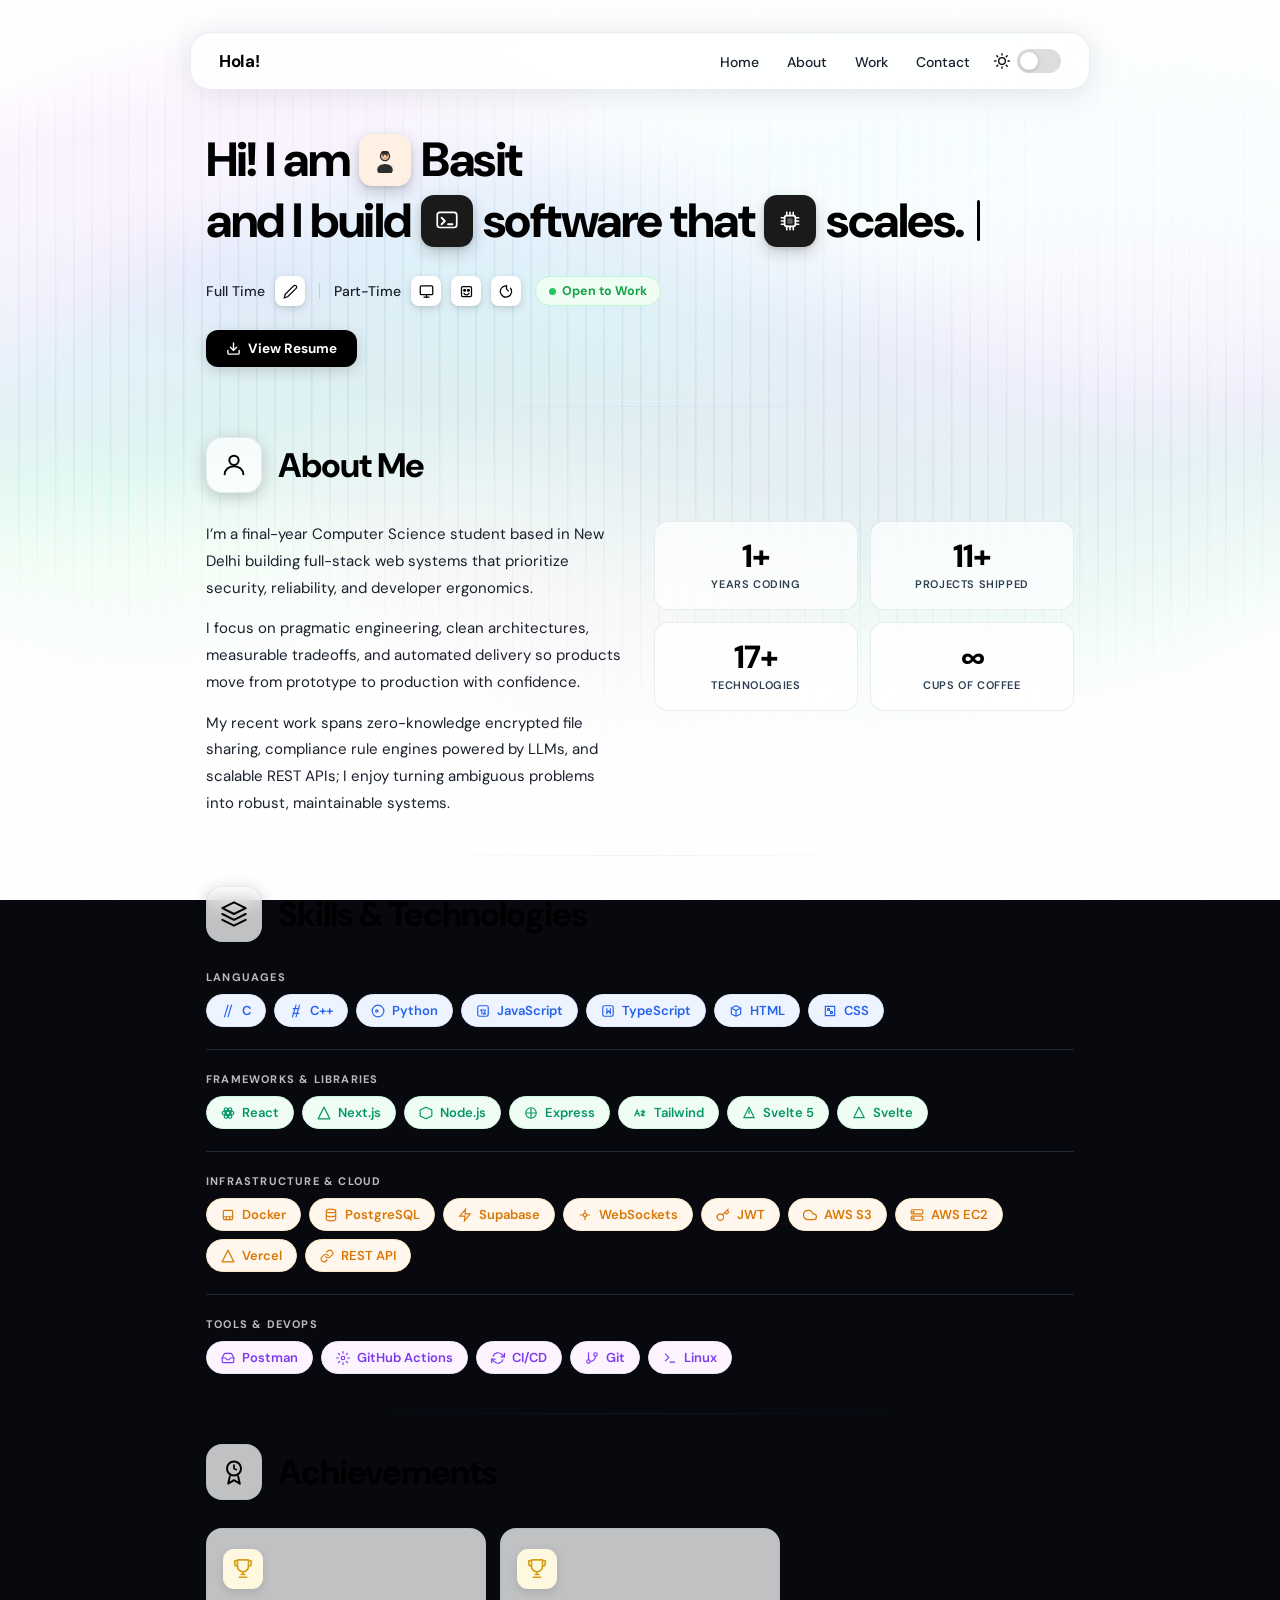
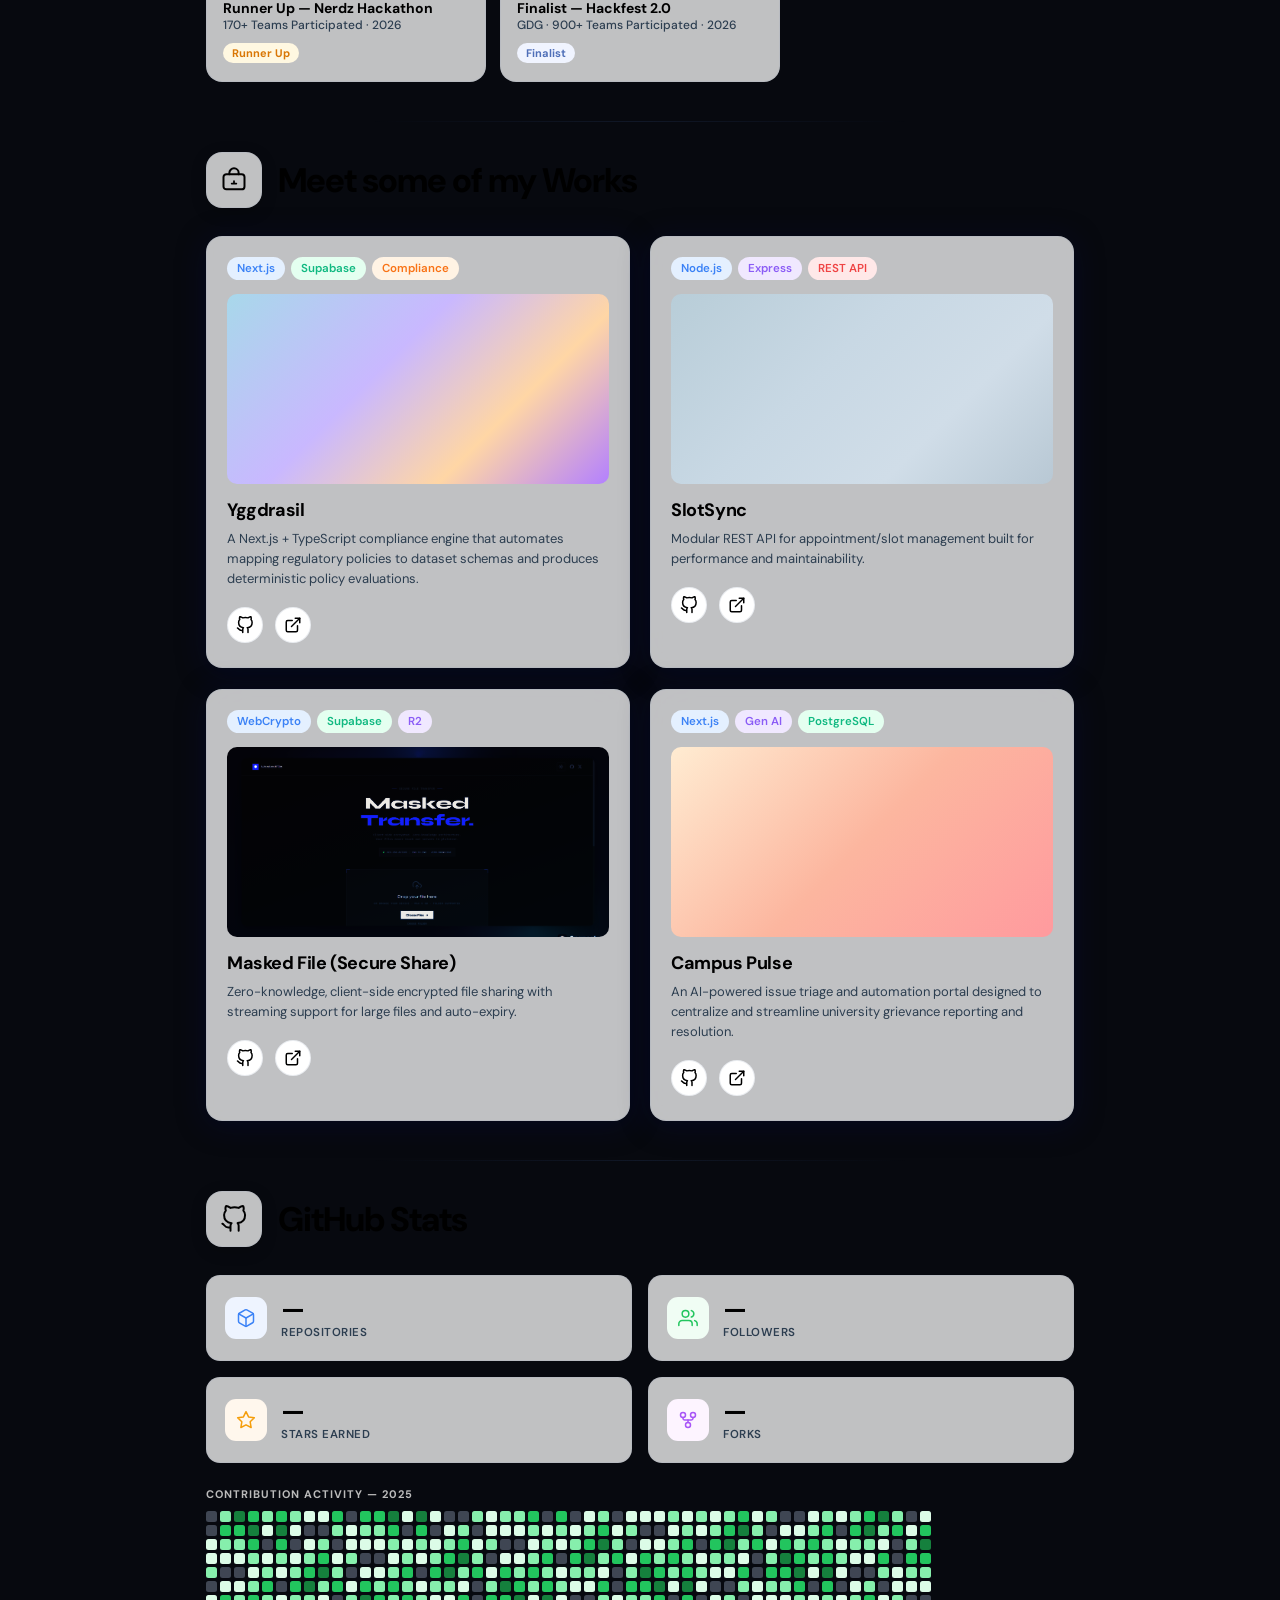
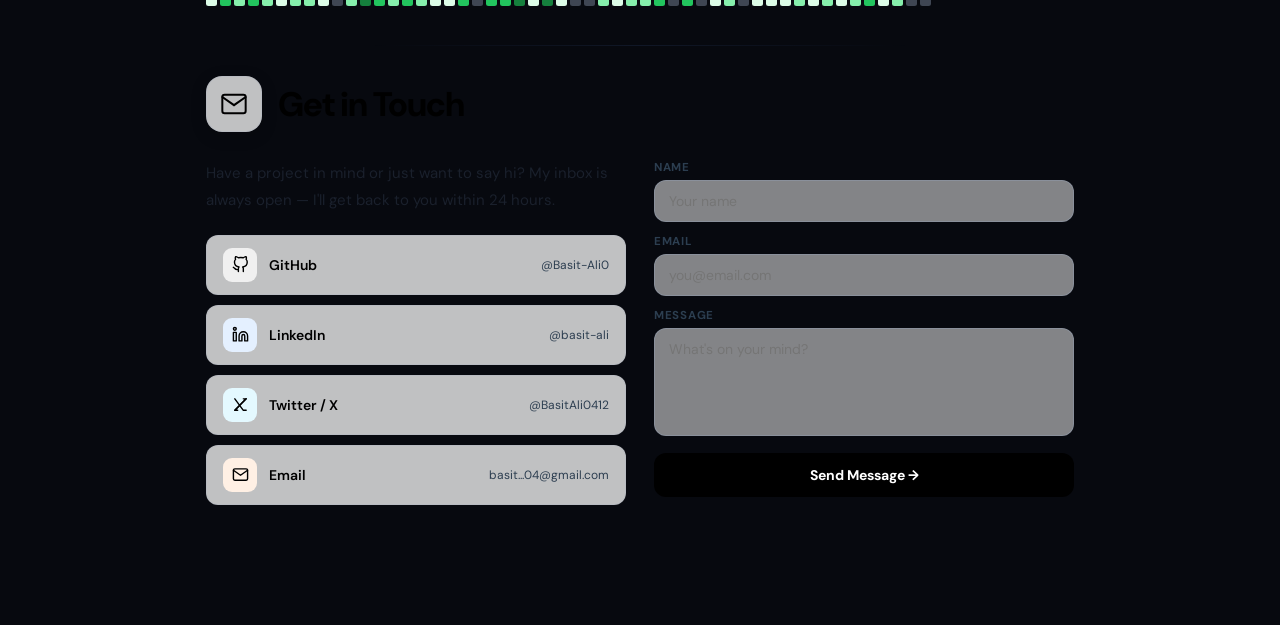
<file: index.html>
<!DOCTYPE html>
<html lang="en" data-theme="light">

<head>
    <meta charset="UTF-8" />
    <meta name="viewport" content="width=device-width, initial-scale=1.0" />
    <title>Basit — Full-Stack Developer</title>

    <!-- ── META / OG TAGS ── -->
    <meta name="description"
        content="Basit — Full-Stack Developer focused on performance, security, and clean architecture." />
    <meta name="author" content="Basit" />
    <meta name="keywords" content="portfolio, developer, fullstack, backend, React, Next.js, TypeScript, Node" />
    <meta property="og:title" content="Basit — Full-Stack Developer" />
    <meta property="og:description"
        content="I design and build secure, scalable web applications that turn complex ideas into reliable products." />
    <meta property="og:type" content="website" />
    <meta property="og:url" content="https://basit.dev" />
    <meta property="og:image" content="https://basit.dev/og-image.png" />
    <meta name="twitter:card" content="summary_large_image" />
    <meta name="twitter:title" content="Basit — Full-Stack Developer" />
    <meta name="twitter:description" content="I design and build secure, scalable web applications." />
    <meta name="twitter:image" content="https://basit.dev/og-image.png" />
    <meta name="twitter:creator" content="@BasitAli0412" />

    <!-- ── SEO STRUCTURED DATA ── -->
    <script type="application/ld+json">
    {
        "@context": "https://schema.org",
        "@type": "Person",
        "name": "Basit",
        "url": "https://basit.dev",
        "jobTitle": "Full-Stack Developer",
        "description": "Full-Stack Developer focused on performance, security, and clean architecture.",
        "sameAs": [
            "https://github.com/Basit-Ali0",
            "https://www.linkedin.com/in/basit-ali-65261819b/",
            "https://x.com/BasitAli0412"
        ],
        "knowsAbout": ["React", "Next.js", "TypeScript", "Node.js", "Supabase", "AWS"]
    }
    </script>

    <!-- ── FAVICON (inline SVG) ── -->
    <link rel="icon"
        href="data:image/svg+xml,<svg xmlns='http://www.w3.org/2000/svg' viewBox='0 0 100 100'><rect width='100' height='100' rx='22' fill='%23111'/><text y='72' x='50' text-anchor='middle' font-size='58' font-family='system-ui,sans-serif' font-weight='900' fill='white'>B</text></svg>" />

    <!-- ── FONTS ── -->
    <link rel="preconnect" href="https://fonts.googleapis.com" />
    <link rel="preconnect" href="https://fonts.gstatic.com" crossorigin />
    <link
        href="https://fonts.googleapis.com/css2?family=DM+Sans:ital,opsz,wght@0,9..40,300;0,9..40,400;0,9..40,500;0,9..40,600;0,9..40,700;0,9..40,800&display=swap"
        rel="stylesheet" />

    <!-- ── STYLESHEETS ── -->
    <link rel="stylesheet" href="css/variables.css" />
    <link rel="stylesheet" href="css/base.css" />
    <link rel="stylesheet" href="css/sections.css" />
    <link rel="stylesheet" href="css/components.css" />
    <link rel="stylesheet" href="css/animations.css" />
    <link rel="stylesheet" href="css/cursor.css" />
    <link rel="stylesheet" href="css/responsive.css" />
</head>

<body>
    <!-- ── SPLASH SCREEN ── -->
    <div id="splash-screen">
        <div class="splash-logo">B</div>
    </div>

    <canvas id="bg-canvas"></canvas>
    <div id="cursor-dot"></div>
    <div id="cursor-ring"></div>
    <canvas id="confetti-canvas"></canvas>
    <div id="progress-bar"></div>
    <div class="container">

        <!-- NAV -->
        <nav id="mainNav">
            <span class="nav-logo" id="holaWord">Hola!</span>
            <div class="nav-right">
                <ul class="nav-links">
                    <li><a href="#home">Home</a></li>
                    <li><a href="#about">About</a></li>
                    <li><a href="#work">Work</a></li>
                    <li><a href="#contact">Contact</a></li>
                </ul>
                <div style="display:flex;align-items:center;gap:7px;">
                    <span id="ticon" style="display:inline-flex;align-items:center;"><svg viewBox="0 0 24 24" width="16" height="16" fill="none" stroke="currentColor" stroke-width="2" stroke-linecap="round"><circle cx="12" cy="12" r="5"/><path d="M12 1v2M12 21v2M4.22 4.22l1.42 1.42M18.36 18.36l1.42 1.42M1 12h2M21 12h2M4.22 19.78l1.42-1.42M18.36 5.64l1.42-1.42"/></svg></span>
                    <button class="theme-btn" id="themeBtn" aria-label="Toggle dark mode"></button>
                </div>
            </div>
        </nav>

        <!-- HERO -->
        <section id="home" class="section s-hero" data-reveal>
            <h1 class="hhead">
                <div class="ln">
                    <span>Hi! I am</span>
                    <span class="ibadge av">
                        <svg viewBox="0 0 40 40" fill="none" width="40" height="40">
                            <circle cx="20" cy="14" r="8" fill="#2D2D2D" />
                            <ellipse cx="20" cy="35" rx="12" ry="9" fill="#2D2D2D" />
                            <circle cx="20" cy="14" r="6" fill="#F5C5A3" />
                            <ellipse cx="17" cy="13" rx="1.2" ry="1.5" fill="#2D2D2D" />
                            <ellipse cx="23" cy="13" rx="1.2" ry="1.5" fill="#2D2D2D" />
                            <path d="M17 17 Q20 19.5 23 17" stroke="#C0845A" stroke-width="1.2" stroke-linecap="round"
                                fill="none" />
                            <rect x="14" y="6" width="12" height="6" rx="3" fill="#2D2D2D" />
                        </svg>
                    </span>
                    <span>Basit</span>
                </div>
                <div class="ln">
                    <span>and I build</span>
                    <span class="ibadge dk">
                        <svg viewBox="0 0 24 24" fill="none">
                            <rect x="3" y="4" width="18" height="14" rx="2.5" stroke="currentColor"
                                stroke-width="1.6" />
                            <path d="M7 9l3 3-3 3" stroke="currentColor" stroke-width="1.7" stroke-linecap="round"
                                stroke-linejoin="round" />
                            <path d="M13 15h4" stroke="currentColor" stroke-width="1.7" stroke-linecap="round" />
                        </svg>
                    </span>
                    <span>software that</span>
                    <span class="ibadge dk">
                        <svg viewBox="0 0 24 24" fill="none">
                            <rect x="7" y="7" width="10" height="10" rx="2" stroke="currentColor" stroke-width="1.6" />
                            <path d="M9 4V7M12 4V7M15 4V7" stroke="currentColor" stroke-width="1.5"
                                stroke-linecap="round" />
                            <path d="M9 17V20M12 17V20M15 17V20" stroke="currentColor" stroke-width="1.5"
                                stroke-linecap="round" />
                            <path d="M4 9H7M4 12H7M4 15H7" stroke="currentColor" stroke-width="1.5"
                                stroke-linecap="round" />
                            <path d="M17 9H20M17 12H20M17 15H20" stroke="currentColor" stroke-width="1.5"
                                stroke-linecap="round" />
                            <rect x="9.5" y="9.5" width="5" height="5" rx="1" fill="currentColor" opacity="0.3" />
                        </svg>
                    </span>
                    <span class="typed-text" id="typedWord"></span><span class="typed-cursor" id="typedCursor"></span>
                </div>
            </h1>
            <div class="roles">
                <span class="rlabel">Full Time</span>
                <span class="mbadge"><svg viewBox="0 0 24 24" width="15" height="15" fill="none" stroke="currentColor" stroke-width="2" stroke-linecap="round"><path d="M17 3a2.83 2.83 0 114 4L7.5 20.5 2 22l1.5-5.5z"/></svg></span>
                <span class="rdiv"></span>
                <span class="rlabel">Part-Time</span>
                <span class="mbadge"><svg viewBox="0 0 24 24" width="15" height="15" fill="none" stroke="currentColor" stroke-width="2" stroke-linecap="round"><rect x="2" y="3" width="20" height="14" rx="2"/><line x1="8" y1="21" x2="16" y2="21"/><line x1="12" y1="17" x2="12" y2="21"/></svg></span>
                <span class="mbadge"><svg viewBox="0 0 24 24" width="15" height="15" fill="none" stroke="currentColor" stroke-width="2" stroke-linecap="round" stroke-linejoin="round"><rect x="4" y="4" width="16" height="16" rx="2"/><circle cx="9" cy="10" r="1.5" fill="currentColor"/><circle cx="15" cy="10" r="1.5" fill="currentColor"/><path d="M8 15c1 1.5 3 2.5 4 2.5s3-1 4-2.5"/></svg></span>
                <span class="mbadge"><svg viewBox="0 0 24 24" width="15" height="15" fill="none" stroke="currentColor" stroke-width="2" stroke-linecap="round"><path d="M12 2v6l3 3M18.36 6.64A9 9 0 1112 3"/></svg></span>
                <span class="otw-badge"><span class="otw-dot"></span>Open to Work</span>
            </div>
            <a href="https://drive.google.com/file/d/15Kie2nm88F6wUz_KOBfez04aYUnILYry/view?usp=sharing" target="_blank"
                rel="noopener noreferrer" class="resume-btn">
                <svg viewBox="0 0 24 24" fill="none" stroke="currentColor" stroke-width="2.2" stroke-linecap="round"
                    stroke-linejoin="round">
                    <path d="M21 15v4a2 2 0 01-2 2H5a2 2 0 01-2-2v-4" />
                    <polyline points="7 10 12 15 17 10" />
                    <line x1="12" y1="15" x2="12" y2="3" />
                </svg>
                View Resume
            </a>
        </section>

        <!-- ABOUT -->
        <section id="about" class="section s-about" data-reveal>
            <div class="sec-hdr">
                <div class="sec-icon">
                    <svg viewBox="0 0 24 24" fill="none">
                        <circle cx="12" cy="8" r="4" stroke="currentColor" stroke-width="1.7" />
                        <path d="M4 20c0-4 3.6-7 8-7s8 3 8 7" stroke="currentColor" stroke-width="1.7"
                            stroke-linecap="round" />
                    </svg>
                </div>
                <h2 class="sec-title">About Me</h2>
            </div>
            <div class="about-grid">
                <div>
                    <div class="about-bio">
                        <p>I’m a final-year Computer Science student based in New Delhi building full-stack web systems
                            that prioritize security, reliability, and developer ergonomics.</p>
                        <p>I focus on pragmatic engineering, clean architectures, measurable tradeoffs, and automated
                            delivery so products move from prototype to production with confidence.</p>
                        <p>My recent work spans zero-knowledge encrypted file sharing, compliance rule engines powered
                            by LLMs, and scalable REST APIs; I enjoy turning ambiguous problems into robust,
                            maintainable systems.</p>
                    </div>
                </div>
                <div>
                    <div class="stats-grid">
                        <div class="stat-card">
                            <div class="stat-n">3+</div>
                            <div class="stat-l">Years Coding</div>
                        </div>
                        <div class="stat-card">
                            <div class="stat-n">20+</div>
                            <div class="stat-l">Projects Shipped</div>
                        </div>
                        <div class="stat-card">
                            <div class="stat-n">30+</div>
                            <div class="stat-l">Technologies</div>
                        </div>
                        <div class="stat-card">
                            <div class="stat-n">∞</div>
                            <div class="stat-l">Cups of Coffee</div>
                        </div>
                    </div>
                </div>
            </div>
        </section>

        <!-- SKILLS -->
        <section class="section alt s-skills" data-reveal>
            <div class="sec-hdr">
                <div class="sec-icon">
                    <svg viewBox="0 0 24 24" fill="none">
                        <path d="M12 2L2 7l10 5 10-5-10-5z" stroke="currentColor" stroke-width="1.7"
                            stroke-linejoin="round" />
                        <path d="M2 17l10 5 10-5" stroke="currentColor" stroke-width="1.7" stroke-linecap="round"
                            stroke-linejoin="round" />
                        <path d="M2 12l10 5 10-5" stroke="currentColor" stroke-width="1.7" stroke-linecap="round"
                            stroke-linejoin="round" />
                    </svg>
                </div>
                <h2 class="sec-title">Skills & Technologies</h2>
            </div>
            <div class="sgroups">
                <div>
                    <div class="sglabel">Languages</div>
                    <div class="spills">
                        <span class="spill L"><span class="pi"><svg viewBox="0 0 24 24" width="14" height="14" fill="none" stroke="currentColor" stroke-width="2" stroke-linecap="round"><path d="M18 2l-6 20M12 2L6 22"/></svg></span>C</span>
                        <span class="spill L"><span class="pi"><svg viewBox="0 0 24 24" width="14" height="14" fill="none" stroke="currentColor" stroke-width="2" stroke-linecap="round"><path d="M18 2l-6 20M12 2L6 22"/><path d="M7 8h10M7 16h10"/></svg></span>C++</span>
                        <span class="spill L"><span class="pi"><svg viewBox="0 0 24 24" width="14" height="14" fill="none" stroke="currentColor" stroke-width="2" stroke-linecap="round" stroke-linejoin="round"><path d="M12 2C6.5 2 2 6.5 2 12s4.5 10 10 10 10-4.5 10-10S17.5 2 12 2z"/><path d="M8 12a2 2 0 104 0 2 2 0 00-4 0"/></svg></span>Python</span>
                        <span class="spill L"><span class="pi"><svg viewBox="0 0 24 24" width="14" height="14" fill="none" stroke="currentColor" stroke-width="2" stroke-linecap="round"><rect x="3" y="3" width="18" height="18" rx="3"/><path d="M10 17V9.5L8 11M13 10.5c1.5-1.5 4 0 2.5 2s-2.5 4.5-2.5 4.5h4"/></svg></span>JavaScript</span>
                        <span class="spill L"><span class="pi"><svg viewBox="0 0 24 24" width="14" height="14" fill="none" stroke="currentColor" stroke-width="2" stroke-linecap="round"><rect x="3" y="3" width="18" height="18" rx="3"/><path d="M10 8v8l3-4 3 4V8"/></svg></span>TypeScript</span>
                        <span class="spill L"><span class="pi"><svg viewBox="0 0 24 24" width="14" height="14" fill="none" stroke="currentColor" stroke-width="2" stroke-linecap="round" stroke-linejoin="round"><path d="M4 7l8-4 8 4M4 7v10l8 4 8-4V7M4 7l8 4 8-4M12 11v10"/></svg></span>HTML</span>
                        <span class="spill L"><span class="pi"><svg viewBox="0 0 24 24" width="14" height="14" fill="none" stroke="currentColor" stroke-width="2" stroke-linecap="round"><path d="M4 4h16v16H4z"/><path d="M8 8h3v3H8zM13 13h3v3h-3z"/></svg></span>CSS</span>
                    </div>
                </div>
                <div class="sdiv"></div>
                <div>
                    <div class="sglabel">Frameworks &amp; Libraries</div>
                    <div class="spills">
                        <span class="spill F"><span class="pi"><svg viewBox="0 0 24 24" width="14" height="14" fill="none" stroke="currentColor" stroke-width="2" stroke-linecap="round"><circle cx="12" cy="12" r="3"/><ellipse cx="12" cy="12" rx="10" ry="4"/><ellipse cx="12" cy="12" rx="10" ry="4" transform="rotate(60 12 12)"/><ellipse cx="12" cy="12" rx="10" ry="4" transform="rotate(120 12 12)"/></svg></span>React</span>
                        <span class="spill F"><span class="pi"><svg viewBox="0 0 24 24" width="14" height="14" fill="none" stroke="currentColor" stroke-width="2.2" stroke-linejoin="round"><polygon points="12,2 22,22 2,22"/></svg></span>Next.js</span>
                        <span class="spill F"><span class="pi"><svg viewBox="0 0 24 24" width="14" height="14" fill="none" stroke="currentColor" stroke-width="2" stroke-linecap="round" stroke-linejoin="round"><polygon points="12,2 2,7 2,17 12,22 22,17 22,7"/></svg></span>Node.js</span>
                        <span class="spill F"><span class="pi"><svg viewBox="0 0 24 24" width="14" height="14" fill="none" stroke="currentColor" stroke-width="2" stroke-linecap="round"><path d="M4 12h16M12 4v16"/><circle cx="12" cy="12" r="9"/></svg></span>Express</span>
                        <span class="spill F"><span class="pi"><svg viewBox="0 0 24 24" width="14" height="14" fill="none" stroke="currentColor" stroke-width="2" stroke-linecap="round"><path d="M3 17l4-10 4 10M5.5 13h5M17 7v10M14 10c0-2 6-2 6 0s-6 3-6 5c0 2 6 2 6 0"/></svg></span>Tailwind</span>
                        <span class="spill F"><span class="pi"><svg viewBox="0 0 24 24" width="14" height="14" fill="none" stroke="currentColor" stroke-width="2" stroke-linecap="round" stroke-linejoin="round"><path d="M12 2l9 18H3z"/><path d="M12 8v5"/></svg></span>Svelte 5</span>
                        <span class="spill F"><span class="pi"><svg viewBox="0 0 24 24" width="14" height="14" fill="none" stroke="currentColor" stroke-width="2" stroke-linecap="round" stroke-linejoin="round"><path d="M12 2l9 18H3z"/></svg></span>Svelte</span>
                    </div>
                </div>
                <div class="sdiv"></div>
                <div>
                    <div class="sglabel">Infrastructure &amp; Cloud</div>
                    <div class="spills">
                        <span class="spill I"><span class="pi"><svg viewBox="0 0 24 24" width="14" height="14" fill="none" stroke="currentColor" stroke-width="2" stroke-linecap="round"><rect x="4" y="4" width="16" height="16" rx="2"/><path d="M4 15h16M9 15v5M15 15v5"/></svg></span>Docker</span>
                        <span class="spill I"><span class="pi"><svg viewBox="0 0 24 24" width="14" height="14" fill="none" stroke="currentColor" stroke-width="2" stroke-linecap="round" stroke-linejoin="round"><ellipse cx="12" cy="5" rx="8" ry="3"/><path d="M4 5v14c0 1.66 3.58 3 8 3s8-1.34 8-3V5"/><path d="M4 12c0 1.66 3.58 3 8 3s8-1.34 8-3"/></svg></span>PostgreSQL</span>
                        <span class="spill I"><span class="pi"><svg viewBox="0 0 24 24" width="14" height="14" fill="none" stroke="currentColor" stroke-width="2" stroke-linecap="round"><path d="M13 2L3 14h9l-1 8 10-12h-9l1-8z"/></svg></span>Supabase</span>
                        <span class="spill I"><span class="pi"><svg viewBox="0 0 24 24" width="14" height="14" fill="none" stroke="currentColor" stroke-width="2" stroke-linecap="round"><path d="M4 12h4M16 12h4M12 4v4M12 16v4"/><circle cx="12" cy="12" r="3"/></svg></span>WebSockets</span>
                        <span class="spill I"><span class="pi"><svg viewBox="0 0 24 24" width="14" height="14" fill="none" stroke="currentColor" stroke-width="2" stroke-linecap="round" stroke-linejoin="round"><path d="M21 2l-2 2m-7.61 7.61a5.5 5.5 0 1 1-7.78 7.78 5.5 5.5 0 0 1 7.78-7.78zm0 0L15.5 7.5m0 0l3 3L22 7l-3-3m-3.5 3.5L19 4"/></svg></span>JWT</span>
                        <span class="spill I"><span class="pi"><svg viewBox="0 0 24 24" width="14" height="14" fill="none" stroke="currentColor" stroke-width="2" stroke-linecap="round" stroke-linejoin="round"><path d="M18 10h-1.26A8 8 0 1 0 9 20h9a5 5 0 0 0 0-10z"/></svg></span>AWS S3</span>
                        <span class="spill I"><span class="pi"><svg viewBox="0 0 24 24" width="14" height="14" fill="none" stroke="currentColor" stroke-width="2" stroke-linecap="round"><rect x="2" y="3" width="20" height="7" rx="2"/><rect x="2" y="14" width="20" height="7" rx="2"/><circle cx="6" cy="6.5" r="1" fill="currentColor"/><circle cx="6" cy="17.5" r="1" fill="currentColor"/></svg></span>AWS EC2</span>
                        <span class="spill I"><span class="pi"><svg viewBox="0 0 24 24" width="14" height="14" fill="none" stroke="currentColor" stroke-width="2.2" stroke-linejoin="round"><polygon points="12,2 22,22 2,22"/></svg></span>Vercel</span>
                        <span class="spill I"><span class="pi"><svg viewBox="0 0 24 24" width="14" height="14" fill="none" stroke="currentColor" stroke-width="2" stroke-linecap="round"><path d="M10 13a5 5 0 0 0 7.54.54l3-3a5 5 0 0 0-7.07-7.07l-1.72 1.71"/><path d="M14 11a5 5 0 0 0-7.54-.54l-3 3a5 5 0 0 0 7.07 7.07l1.71-1.71"/></svg></span>REST API</span>
                    </div>
                </div>
                <div class="sdiv"></div>
                <div>
                    <div class="sglabel">Tools &amp; DevOps</div>
                    <div class="spills">
                        <span class="spill T"><span class="pi"><svg viewBox="0 0 24 24" width="14" height="14" fill="none" stroke="currentColor" stroke-width="2" stroke-linecap="round"><path d="M22 12h-6l-2 3h-4l-2-3H2"/><path d="M5.45 5.11L2 12v6a2 2 0 002 2h16a2 2 0 002-2v-6l-3.45-6.89A2 2 0 0016.76 4H7.24a2 2 0 00-1.79 1.11z"/></svg></span>Postman</span>
                        <span class="spill T"><span class="pi"><svg viewBox="0 0 24 24" width="14" height="14" fill="none" stroke="currentColor" stroke-width="2" stroke-linecap="round"><circle cx="12" cy="12" r="3"/><path d="M12 1v3M12 20v3M4.22 4.22l2.12 2.12M17.66 17.66l2.12 2.12M1 12h3M20 12h3M4.22 19.78l2.12-2.12M17.66 6.34l2.12-2.12"/></svg></span>GitHub Actions</span>
                        <span class="spill T"><span class="pi"><svg viewBox="0 0 24 24" width="14" height="14" fill="none" stroke="currentColor" stroke-width="2" stroke-linecap="round" stroke-linejoin="round"><polyline points="23 4 23 10 17 10"/><polyline points="1 20 1 14 7 14"/><path d="M3.51 9a9 9 0 0114.85-3.36L23 10M1 14l4.64 4.36A9 9 0 0020.49 15"/></svg></span>CI/CD</span>
                        <span class="spill T"><span class="pi"><svg viewBox="0 0 24 24" width="14" height="14" fill="none" stroke="currentColor" stroke-width="2" stroke-linecap="round" stroke-linejoin="round"><line x1="6" y1="3" x2="6" y2="15"/><circle cx="18" cy="6" r="3"/><circle cx="6" cy="18" r="3"/><path d="M18 9a9 9 0 01-9 9"/></svg></span>Git</span>
                        <span class="spill T"><span class="pi"><svg viewBox="0 0 24 24" width="14" height="14" fill="none" stroke="currentColor" stroke-width="2" stroke-linecap="round"><polyline points="4 17 10 11 4 5"/><line x1="12" y1="19" x2="20" y2="19"/></svg></span>Linux</span>
                    </div>
                </div>
            </div>
        </section>

        <!-- ACHIEVEMENTS -->
        <section class="section s-achieve" data-reveal>
            <div class="sec-hdr">
                <div class="sec-icon">
                    <svg viewBox="0 0 24 24" fill="none">
                        <circle cx="12" cy="9" r="6" stroke="currentColor" stroke-width="1.7" />
                        <path d="M8.5 15.5L7 22l5-3 5 3-1.5-6.5" stroke="currentColor" stroke-width="1.6"
                            stroke-linecap="round" stroke-linejoin="round" />
                        <path d="M12 6v3l2 1" stroke="currentColor" stroke-width="1.5" stroke-linecap="round"
                            stroke-linejoin="round" />
                    </svg>
                </div>
                <h2 class="sec-title">Achievements</h2>
            </div>
            <div class="ach-grid">
                <div class="ach-card">
                    <div class="ach-icon" style="background:#FFF8E1;"><svg viewBox="0 0 24 24" width="22" height="22" fill="none" stroke="#D4A017" stroke-width="1.8" stroke-linecap="round" stroke-linejoin="round"><path d="M6 9V2h12v7a6 6 0 01-12 0z"/><path d="M6 3H3v3a3 3 0 003 3M18 3h3v3a3 3 0 01-3 3"/><path d="M12 15v3M8 21h8M10 18h4"/></svg></div>
                    <div>
                        <div class="ach-name">Runner Up — Nerdz Hackathon</div>
                        <div class="ach-meta">170+ Teams Participated · 2026</div>
                    </div>
                    <span class="abadge bg-gold">Runner Up</span>
                </div>
                <div class="ach-card">
                    <div class="ach-icon" style="background:#FFF8E1;"><svg viewBox="0 0 24 24" width="22" height="22" fill="none" stroke="#D4A017" stroke-width="1.8" stroke-linecap="round" stroke-linejoin="round"><path d="M6 9V2h12v7a6 6 0 01-12 0z"/><path d="M6 3H3v3a3 3 0 003 3M18 3h3v3a3 3 0 01-3 3"/><path d="M12 15v3M8 21h8M10 18h4"/></svg></div>
                    <div>
                        <div class="ach-name">Finalist — Hackfest 2.0</div>
                        <div class="ach-meta">GDG · 900+ Teams Participated · 2026</div>
                    </div>
                    <span class="abadge bg-silver">Finalist</span>
                </div>
            </div>
        </section>



        <!-- WORKS -->
        <section id="work" class="section s-works" data-reveal>
            <div class="sec-hdr">
                <div class="sec-icon">
                    <svg viewBox="0 0 24 24" fill="none">
                        <rect x="3" y="7" width="18" height="13" rx="2.5" stroke="currentColor" stroke-width="1.7" />
                        <path d="M8 7V6a4 4 0 018 0v1" stroke="currentColor" stroke-width="1.7"
                            stroke-linecap="round" />
                        <path d="M12 13v2m0 0h2m-2 0H10" stroke="currentColor" stroke-width="1.5"
                            stroke-linecap="round" />
                    </svg>
                </div>
                <h2 class="sec-title">Meet some of my Works</h2>
            </div>
            <div class="pg">
                <div class="pc" data-project="yggdrasil">
                    <div class="tilt-shine"></div>
                    <div class="tags"><span class="tag blue">Next.js</span><span class="tag green">Supabase</span><span
                            class="tag orange">Compliance</span></div>
                    <div class="pi-img pi1"></div>
                    <div class="pt">Yggdrasil</div>
                    <div class="pd">A Next.js + TypeScript compliance engine that automates mapping regulatory policies
                        to dataset schemas and produces deterministic policy evaluations.</div>
                    <div class="pc-links">
                        <a href="https://github.com/Basit-Ali0/Yggdrasil" class="pc-link" title="Source Code"
                            target="_blank" rel="noopener noreferrer">
                            <svg viewBox="0 0 24 24" fill="none" stroke="currentColor" stroke-width="2"
                                stroke-linecap="round" stroke-linejoin="round">
                                <path
                                    d="M9 19c-5 1.5-5-2.5-7-3m14 6v-3.87a3.37 3.37 0 00-.94-2.61c3.14-.35 6.44-1.54 6.44-7A5.44 5.44 0 0020 4.77 5.07 5.07 0 0019.91 1S18.73.65 16 2.48a13.38 13.38 0 00-7 0C6.27.65 5.09 1 5.09 1A5.07 5.07 0 005 4.77a5.44 5.44 0 00-1.5 3.78c0 5.42 3.3 6.61 6.44 7A3.37 3.37 0 009 18.13V22">
                                </path>
                            </svg>
                        </a>
                        <a href="https://yggdrasil-793978127865.asia-south1.run.app/" class="pc-link"
                            title="Live Preview" target="_blank" rel="noopener noreferrer">
                            <svg viewBox="0 0 24 24" fill="none" stroke="currentColor" stroke-width="2"
                                stroke-linecap="round" stroke-linejoin="round">
                                <path d="M18 13v6a2 2 0 0 1-2 2H5a2 2 0 0 1-2-2V8a2 2 0 0 1 2-2h6"></path>
                                <polyline points="15 3 21 3 21 9"></polyline>
                                <line x1="10" y1="14" x2="21" y2="3"></line>
                            </svg>
                        </a>
                    </div>
                </div>
                <div class="pc" data-project="slotsync">
                    <div class="tilt-shine"></div>
                    <div class="tags"><span class="tag blue">Node.js</span><span class="tag purple">Express</span><span
                            class="tag year">REST API</span></div>
                    <div class="pi-img pi2"></div>
                    <div class="pt">SlotSync</div>
                    <div class="pd">Modular REST API for appointment/slot management built for performance and
                        maintainability.</div>
                    <div class="pc-links">
                        <a href="https://github.com/Basit-Ali0/slotsync-backend" class="pc-link" title="Source Code"
                            target="_blank" rel="noopener noreferrer">
                            <svg viewBox="0 0 24 24" fill="none" stroke="currentColor" stroke-width="2"
                                stroke-linecap="round" stroke-linejoin="round">
                                <path
                                    d="M9 19c-5 1.5-5-2.5-7-3m14 6v-3.87a3.37 3.37 0 00-.94-2.61c3.14-.35 6.44-1.54 6.44-7A5.44 5.44 0 0020 4.77 5.07 5.07 0 0019.91 1S18.73.65 16 2.48a13.38 13.38 0 00-7 0C6.27.65 5.09 1 5.09 1A5.07 5.07 0 005 4.77a5.44 5.44 0 00-1.5 3.78c0 5.42 3.3 6.61 6.44 7A3.37 3.37 0 009 18.13V22">
                                </path>
                            </svg>
                        </a>
                        <a href="https://yggdrasil-793978127865.asia-south1.run.app/" class="pc-link"
                            title="Live Preview" target="_blank" rel="noopener noreferrer">
                            <svg viewBox="0 0 24 24" fill="none" stroke="currentColor" stroke-width="2"
                                stroke-linecap="round" stroke-linejoin="round">
                                <path d="M18 13v6a2 2 0 0 1-2 2H5a2 2 0 0 1-2-2V8a2 2 0 0 1 2-2h6"></path>
                                <polyline points="15 3 21 3 21 9"></polyline>
                                <line x1="10" y1="14" x2="21" y2="3"></line>
                            </svg>
                        </a>
                    </div>
                </div>
                <div class="pc" data-project="maskedfile">
                    <div class="tilt-shine"></div>
                    <div class="tags"><span class="tag blue">WebCrypto</span><span
                            class="tag green">Supabase</span><span class="tag purple">R2</span></div>
                    <div class="pi-img pi3"></div>
                    <div class="pt">Masked File (Secure Share)</div>
                    <div class="pd">Zero-knowledge, client-side encrypted file sharing with streaming support for large
                        files and auto-expiry.</div>
                    <div class="pc-links">
                        <a href="https://github.com/Basit-Ali0/secure-share" class="pc-link" title="Source Code"
                            target="_blank" rel="noopener noreferrer">
                            <svg viewBox="0 0 24 24" fill="none" stroke="currentColor" stroke-width="2"
                                stroke-linecap="round" stroke-linejoin="round">
                                <path
                                    d="M9 19c-5 1.5-5-2.5-7-3m14 6v-3.87a3.37 3.37 0 00-.94-2.61c3.14-.35 6.44-1.54 6.44-7A5.44 5.44 0 0020 4.77 5.07 5.07 0 0019.91 1S18.73.65 16 2.48a13.38 13.38 0 00-7 0C6.27.65 5.09 1 5.09 1A5.07 5.07 0 005 4.77a5.44 5.44 0 00-1.5 3.78c0 5.42 3.3 6.61 6.44 7A3.37 3.37 0 009 18.13V22">
                                </path>
                            </svg>
                        </a>
                        <a href="http://maskedfile.online" class="pc-link" title="Live Preview" target="_blank"
                            rel="noopener noreferrer">
                            <svg viewBox="0 0 24 24" fill="none" stroke="currentColor" stroke-width="2"
                                stroke-linecap="round" stroke-linejoin="round">
                                <path d="M18 13v6a2 2 0 0 1-2 2H5a2 2 0 0 1-2-2V8a2 2 0 0 1 2-2h6"></path>
                                <polyline points="15 3 21 3 21 9"></polyline>
                                <line x1="10" y1="14" x2="21" y2="3"></line>
                            </svg>
                        </a>
                    </div>
                </div>
                <div class="pc" data-project="campuspulse">
                    <div class="tilt-shine"></div>
                    <div class="tags"><span class="tag blue">Next.js</span><span class="tag purple">Gen AI</span><span
                            class="tag green">PostgreSQL</span></div>
                    <div class="pi-img pi4"></div>
                    <div class="pt">Campus Pulse</div>
                    <div class="pd">An AI-powered issue triage and automation portal designed to centralize and
                        streamline university grievance reporting and resolution.</div>
                    <div class="pc-links">
                        <a href="https://github.com/Amm4r03/campus-pulse" class="pc-link" title="Source Code"
                            target="_blank" rel="noopener noreferrer">
                            <svg viewBox="0 0 24 24" fill="none" stroke="currentColor" stroke-width="2"
                                stroke-linecap="round" stroke-linejoin="round">
                                <path
                                    d="M9 19c-5 1.5-5-2.5-7-3m14 6v-3.87a3.37 3.37 0 00-.94-2.61c3.14-.35 6.44-1.54 6.44-7A5.44 5.44 0 0020 4.77 5.07 5.07 0 0019.91 1S18.73.65 16 2.48a13.38 13.38 0 00-7 0C6.27.65 5.09 1 5.09 1A5.07 5.07 0 005 4.77a5.44 5.44 0 00-1.5 3.78c0 5.42 3.3 6.61 6.44 7A3.37 3.37 0 009 18.13V22">
                                </path>
                            </svg>
                        </a>
                        <a href="https://campus-pulse-xi.vercel.app/" class="pc-link" title="Live Preview"
                            target="_blank" rel="noopener noreferrer">
                            <svg viewBox="0 0 24 24" fill="none" stroke="currentColor" stroke-width="2"
                                stroke-linecap="round" stroke-linejoin="round">
                                <path d="M18 13v6a2 2 0 0 1-2 2H5a2 2 0 0 1-2-2V8a2 2 0 0 1 2-2h6"></path>
                                <polyline points="15 3 21 3 21 9"></polyline>
                                <line x1="10" y1="14" x2="21" y2="3"></line>
                            </svg>
                        </a>
                    </div>
                </div>
            </div>
        </section>

        <!-- GITHUB STATS -->
        <section class="section alt s-github" data-reveal>
            <div class="sec-hdr">
                <div class="sec-icon">
                    <svg viewBox="0 0 24 24" fill="none">
                        <path
                            d="M9 19c-5 1.5-5-2.5-7-3m14 6v-3.87a3.37 3.37 0 00-.94-2.61c3.14-.35 6.44-1.54 6.44-7A5.44 5.44 0 0020 4.77 5.07 5.07 0 0019.91 1S18.73.65 16 2.48a13.38 13.38 0 00-7 0C6.27.65 5.09 1 5.09 1A5.07 5.07 0 005 4.77a5.44 5.44 0 00-1.5 3.78c0 5.42 3.3 6.61 6.44 7A3.37 3.37 0 009 18.13V22"
                            stroke="currentColor" stroke-width="1.7" stroke-linecap="round" stroke-linejoin="round" />
                    </svg>
                </div>
                <h2 class="sec-title">GitHub Stats</h2>
            </div>
            <div class="gh-grid">
                <div class="gh-card">
                    <div class="gh-icon" style="background:#EEF4FF;"><svg viewBox="0 0 24 24" width="20" height="20" fill="none" stroke="#3b82f6" stroke-width="1.8" stroke-linecap="round" stroke-linejoin="round"><path d="M21 16V8a2 2 0 00-1-1.73l-7-4a2 2 0 00-2 0l-7 4A2 2 0 003 8v8a2 2 0 001 1.73l7 4a2 2 0 002 0l7-4A2 2 0 0021 16z"/><polyline points="3.27 6.96 12 12.01 20.73 6.96"/><line x1="12" y1="22.08" x2="12" y2="12"/></svg></div>
                    <div>
                        <div class="gh-num">—</div>
                        <div class="gh-lbl">Repositories</div>
                    </div>
                </div>
                <div class="gh-card">
                    <div class="gh-icon" style="background:#F0FDF4;"><svg viewBox="0 0 24 24" width="20" height="20" fill="none" stroke="#22c55e" stroke-width="1.8" stroke-linecap="round" stroke-linejoin="round"><path d="M17 21v-2a4 4 0 00-4-4H5a4 4 0 00-4 4v2"/><circle cx="9" cy="7" r="4"/><path d="M23 21v-2a4 4 0 00-3-3.87"/><path d="M16 3.13a4 4 0 010 7.75"/></svg></div>
                    <div>
                        <div class="gh-num">—</div>
                        <div class="gh-lbl">Followers</div>
                    </div>
                </div>
                <div class="gh-card">
                    <div class="gh-icon" style="background:#FFF7ED;"><svg viewBox="0 0 24 24" width="20" height="20" fill="none" stroke="#f59e0b" stroke-width="1.8" stroke-linejoin="round"><polygon points="12 2 15.09 8.26 22 9.27 17 14.14 18.18 21.02 12 17.77 5.82 21.02 7 14.14 2 9.27 8.91 8.26 12 2"/></svg></div>
                    <div>
                        <div class="gh-num">—</div>
                        <div class="gh-lbl">Stars Earned</div>
                    </div>
                </div>
                <div class="gh-card">
                    <div class="gh-icon" style="background:#FDF4FF;"><svg viewBox="0 0 24 24" width="20" height="20" fill="none" stroke="#a855f7" stroke-width="1.8" stroke-linecap="round" stroke-linejoin="round"><circle cx="12" cy="18" r="3"/><circle cx="6" cy="6" r="3"/><circle cx="18" cy="6" r="3"/><path d="M18 9v1a2 2 0 01-2 2H8a2 2 0 01-2-2V9"/><path d="M12 12v3"/></svg></div>
                    <div>
                        <div class="gh-num">—</div>
                        <div class="gh-lbl">Forks</div>
                    </div>
                </div>
            </div>
            <div class="cg-label">Contribution Activity — 2025</div>
            <div class="cg-wrap" id="cgraph"></div>

        </section>

        <!-- CONTACT -->
        <section id="contact" class="section s-contact" data-reveal>
            <div class="sec-hdr">
                <div class="sec-icon">
                    <svg viewBox="0 0 24 24" fill="none">
                        <path d="M4 4h16c1.1 0 2 .9 2 2v12c0 1.1-.9 2-2 2H4c-1.1 0-2-.9-2-2V6c0-1.1.9-2 2-2z"
                            stroke="currentColor" stroke-width="1.7" />
                        <path d="M22 6l-10 7L2 6" stroke="currentColor" stroke-width="1.7" stroke-linecap="round" />
                    </svg>
                </div>
                <h2 class="sec-title">Get in Touch</h2>
            </div>
            <div class="ct-grid">
                <div>
                    <p class="ct-tagline">Have a project in mind or just want to say hi? My inbox is always open — I'll
                        get back to you within 24 hours.</p>
                    <div class="socials">
                        <a href="https://github.com/Basit-Ali0" target="_blank" rel="noopener noreferrer"
                            class="soc"><span class="soc-icon" style="background:#f0f0f0;"><svg viewBox="0 0 24 24" width="17" height="17" fill="none" stroke="currentColor" stroke-width="2" stroke-linecap="round" stroke-linejoin="round"><path d="M9 19c-5 1.5-5-2.5-7-3m14 6v-3.87a3.37 3.37 0 00-.94-2.61c3.14-.35 6.44-1.54 6.44-7A5.44 5.44 0 0020 4.77 5.07 5.07 0 0019.91 1S18.73.65 16 2.48a13.38 13.38 0 00-7 0C6.27.65 5.09 1 5.09 1A5.07 5.07 0 005 4.77a5.44 5.44 0 00-1.5 3.78c0 5.42 3.3 6.61 6.44 7A3.37 3.37 0 009 18.13V22"/></svg></span>GitHub<span
                                class="soc-handle">@Basit-Ali0</span></a>
                        <a href="https://www.linkedin.com/in/basit-ali-65261819b/" target="_blank"
                            rel="noopener noreferrer" class="soc"><span class="soc-icon"
                                style="background:#E4F0FF;"><svg viewBox="0 0 24 24" width="17" height="17" fill="none" stroke="currentColor" stroke-width="2" stroke-linecap="round" stroke-linejoin="round"><path d="M16 8a6 6 0 016 6v7h-4v-7a2 2 0 00-4 0v7h-4v-7a6 6 0 016-6z"/><rect x="2" y="9" width="4" height="12"/><circle cx="4" cy="4" r="2"/></svg></span>LinkedIn<span
                                class="soc-handle">@basit-ali</span></a>
                        <a href="https://x.com/BasitAli0412" target="_blank" rel="noopener noreferrer" class="soc"><span
                                class="soc-icon" style="background:#E4F9FF;"><svg viewBox="0 0 24 24" width="17" height="17" fill="none" stroke="currentColor" stroke-width="2" stroke-linecap="round" stroke-linejoin="round"><path d="M4 4l11.73 16h4.27M4 20L20 4"/><path d="M8 20H4l16-16h-4"/></svg></span>Twitter / X<span
                                class="soc-handle">@BasitAli0412</span></a>
                        <a href="mailto:basitalirpk04@gmail.com" class="soc"><span class="soc-icon"
                                style="background:#FFF0E4;"><svg viewBox="0 0 24 24" width="17" height="17" fill="none" stroke="currentColor" stroke-width="2" stroke-linecap="round" stroke-linejoin="round"><path d="M4 4h16c1.1 0 2 .9 2 2v12c0 1.1-.9 2-2 2H4c-1.1 0-2-.9-2-2V6c0-1.1.9-2 2-2z"/><polyline points="22,6 12,13 2,6"/></svg></span>Email<span
                                class="soc-handle">basit...04@gmail.com</span></a>
                    </div>
                </div>
                <form class="cf" id="contact-form" action="https://formspree.io/f/mreylbve" method="POST">
                    <div>
                        <div class="flbl">Name</div><input class="finput" type="text" name="name" placeholder="Your name" required />
                    </div>
                    <div>
                        <div class="flbl">Email</div><input class="finput" type="email" name="email" placeholder="you@email.com" required />
                    </div>
                    <div>
                        <div class="flbl">Message</div><textarea class="ftarea" name="message"
                            placeholder="What's on your mind?" required></textarea>
                    </div>
                    <button class="fsubmit" type="submit" id="fsub">Send Message →</button>
                </form>
            </div>
        </section>

    </div>

    <!-- ── PROJECT MODAL OVERLAY ── -->
    <div id="project-modal">
        <div class="modal-content">
            <button class="modal-close" id="modal-close">&times;</button>
            <div class="modal-header" id="modal-header"></div>
            <div class="modal-body">
                <h3 class="modal-title" id="modal-title"></h3>
                <div class="modal-meta" id="modal-meta"></div>
                <div class="modal-tags" id="modal-tags"></div>
                <p class="modal-desc" id="modal-desc"></p>
                <div class="modal-links-container" style="display:flex; gap:12px;">
                    <a href="#" class="modal-link" id="modal-link-github" target="_blank" rel="noopener noreferrer">
                        <svg viewBox="0 0 24 24" fill="none" stroke="currentColor" stroke-width="2"
                            stroke-linecap="round" stroke-linejoin="round" style="width:18px;height:18px;">
                            <path
                                d="M9 19c-5 1.5-5-2.5-7-3m14 6v-3.87a3.37 3.37 0 00-.94-2.61c3.14-.35 6.44-1.54 6.44-7A5.44 5.44 0 0020 4.77 5.07 5.07 0 0019.91 1S18.73.65 16 2.48a13.38 13.38 0 00-7 0C6.27.65 5.09 1 5.09 1A5.07 5.07 0 005 4.77a5.44 5.44 0 00-1.5 3.78c0 5.42 3.3 6.61 6.44 7A3.37 3.37 0 009 18.13V22">
                            </path>
                        </svg>
                        Source Code
                    </a>
                    <a href="#" class="modal-link live-link" id="modal-link-live" target="_blank"
                        rel="noopener noreferrer">
                        Live Preview <span style="font-size:16px;">↗</span>
                    </a>
                </div>
            </div>
        </div>
    </div>

    <div id="scroll-top" title="Scroll to top">
        <svg viewBox="0 0 24 24" fill="none" stroke="currentColor" stroke-width="2" stroke-linecap="round">
            <path d="M18 15l-6-6-6 6"/>
        </svg>
    </div>

    <!-- ── SCRIPTS (order matters: dependencies first) ── -->
    <script src="js/aurora.js"></script>
    <script src="js/theme.js"></script>
    <script src="js/cursor.js"></script>
    <script src="js/counters.js"></script>
    <script src="js/scroll.js"></script>
    <script src="js/typing.js"></script>
    <script src="js/tilt.js"></script>
    <script src="js/confetti.js"></script>
    <script src="js/github.js"></script>
    <script src="js/contact.js"></script>
    <script src="js/modals.js"></script>

    <!-- ── SPLASH SCREEN LOGIC ── -->
    <script>
        window.addEventListener('load', () => {
            setTimeout(() => {
                const splash = document.getElementById('splash-screen');
                if (splash) {
                    splash.style.opacity = '0';
                    splash.style.pointerEvents = 'none';
                    setTimeout(() => splash.remove(), 600); // Remove from DOM after fade out
                }
            }, 800);
        });
    </script>
</body>

</html>
</file>
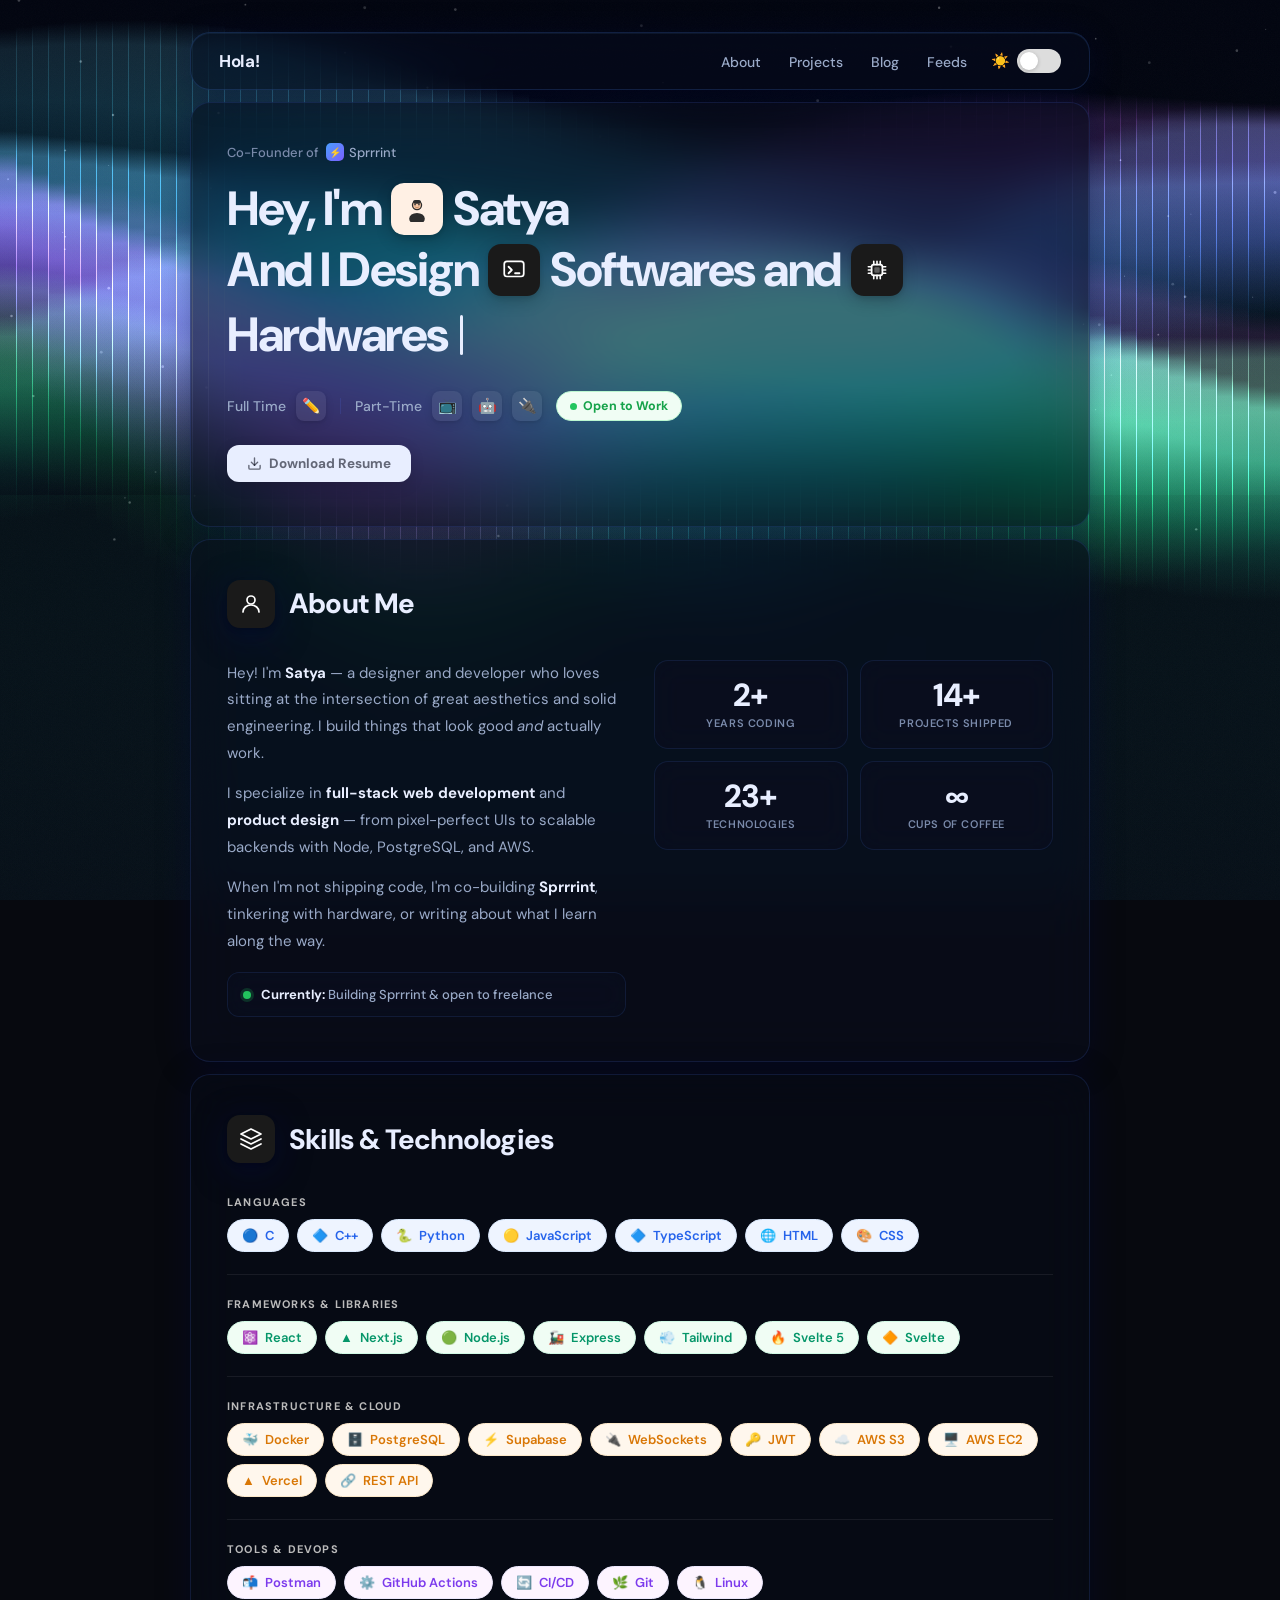
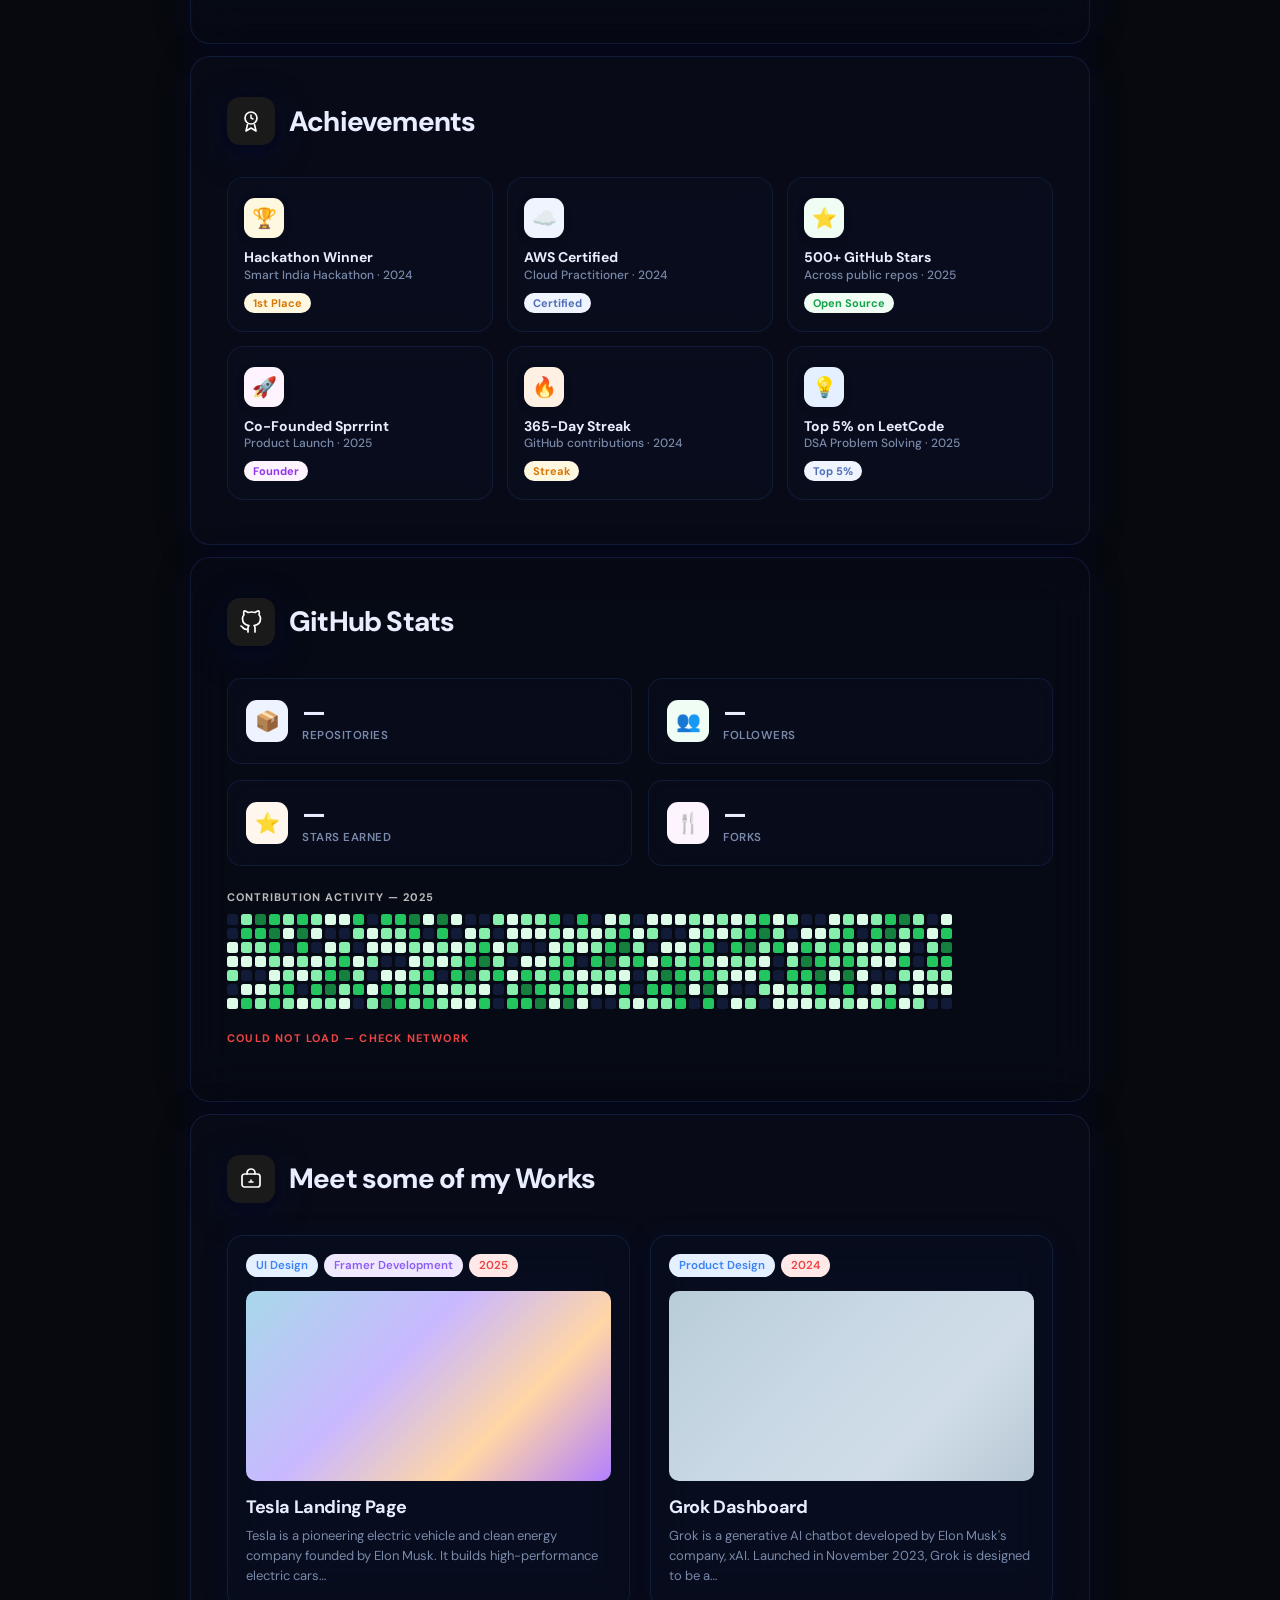
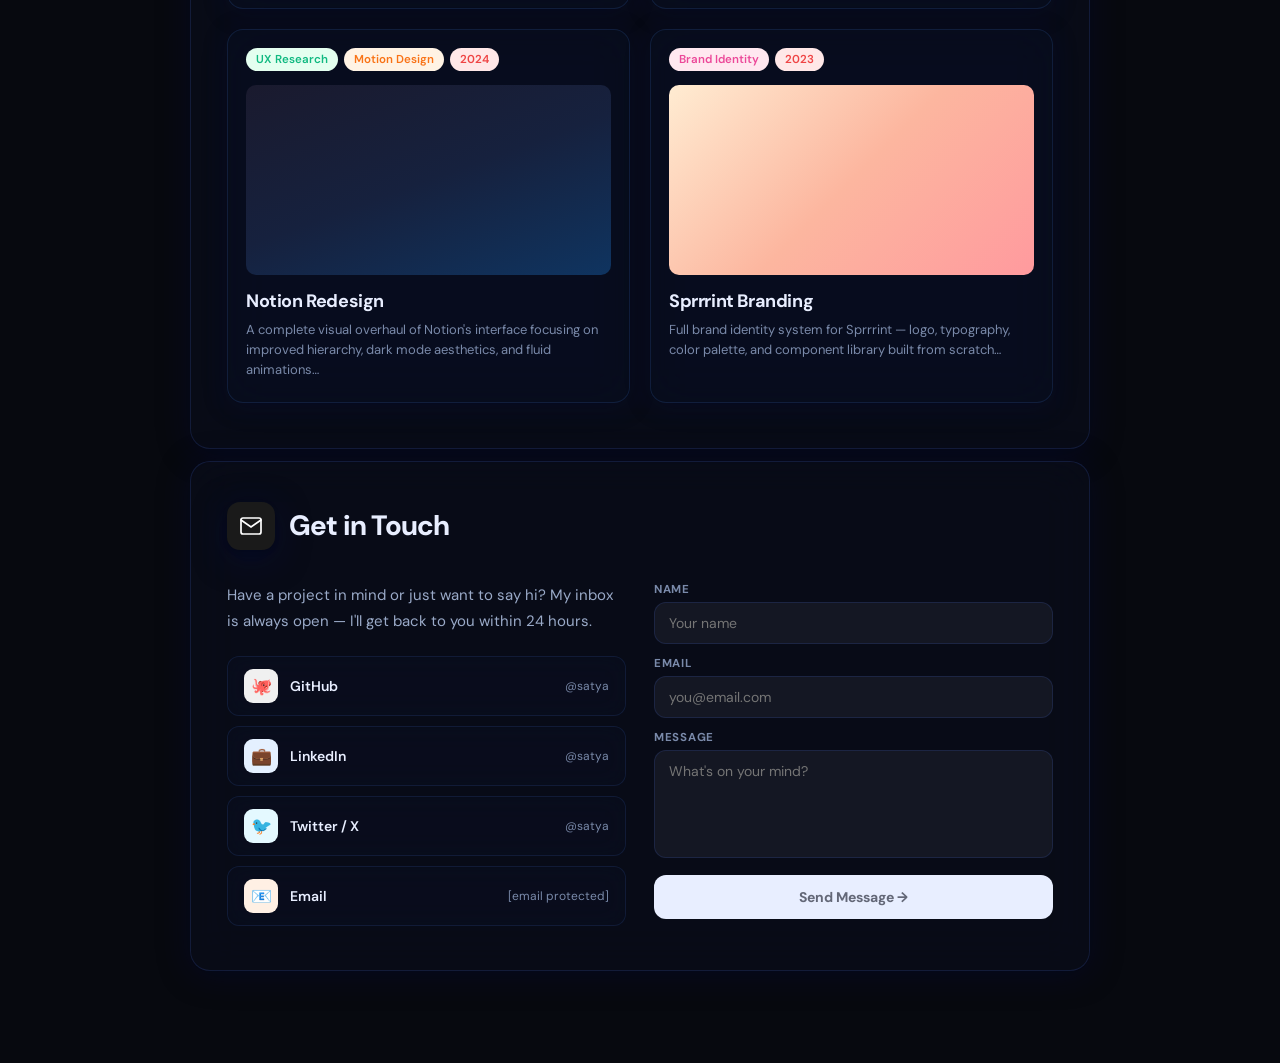
<file: portfolio.html>
<!DOCTYPE html>
<html lang="en" data-theme="light">
<head>
<meta charset="UTF-8" />
<meta name="viewport" content="width=device-width, initial-scale=1.0" />
<title>Satya — Designer & Developer</title>

<!-- ── META / OG TAGS ── -->
<meta name="description" content="Satya — Designer & Full-Stack Developer. I design Softwares and Hardwares. Co-Founder of Sprrrint." />
<meta name="author" content="Satya" />
<meta name="keywords" content="portfolio, designer, developer, fullstack, UI, UX, React, Next.js, TypeScript" />
<meta property="og:title" content="Satya — Designer & Developer" />
<meta property="og:description" content="I design Softwares and Hardwares. Co-Founder of Sprrrint. Full-stack dev & product designer." />
<meta property="og:type" content="website" />
<meta property="og:url" content="https://satya.dev" />
<meta property="og:image" content="https://satya.dev/og-image.png" />
<meta name="twitter:card" content="summary_large_image" />
<meta name="twitter:title" content="Satya — Designer & Developer" />
<meta name="twitter:description" content="I design Softwares and Hardwares. Co-Founder of Sprrrint." />
<meta name="twitter:image" content="https://satya.dev/og-image.png" />
<meta name="twitter:creator" content="@satya" />

<!-- ── FAVICON (inline SVG) ── -->
<link rel="icon" href="data:image/svg+xml,<svg xmlns='http://www.w3.org/2000/svg' viewBox='0 0 100 100'><rect width='100' height='100' rx='22' fill='%23111'/><text y='72' x='50' text-anchor='middle' font-size='58' font-family='system-ui,sans-serif' font-weight='900' fill='white'>S</text></svg>" />

<link rel="preconnect" href="https://fonts.googleapis.com" />
<link rel="preconnect" href="https://fonts.gstatic.com" crossorigin />
<link href="https://fonts.googleapis.com/css2?family=DM+Sans:ital,opsz,wght@0,9..40,300;0,9..40,400;0,9..40,500;0,9..40,600;0,9..40,700;0,9..40,800&display=swap" rel="stylesheet" />
<style>
*, *::before, *::after { box-sizing: border-box; margin: 0; padding: 0; }

:root {
  --bg: transparent;
  --card: rgba(10,14,28,0.60);
  --card-alt: rgba(8,11,22,0.55);
  --dark: #e8eeff;
  --gray: #7a8aaa;
  --gray2: #9aaac8;
  --border: rgba(80,120,255,0.15);
  --pill-bg: rgba(255,255,255,0.07);
  --pill-border: rgba(120,160,255,0.18);
  --divider: rgba(255,255,255,0.07);
  --input-bg: rgba(255,255,255,0.05);
  --shadow-sm: 0 4px 32px rgba(0,10,60,0.35);
  --shadow-md: 0 8px 32px rgba(0,10,60,0.5), 0 2px 4px rgba(0,0,0,0.3);
  --glass-blur: blur(24px) saturate(160%);
  --font: 'DM Sans', sans-serif;
  --transition: 0.28s ease;
}
[data-theme="dark"] {
  --bg: transparent;
  --card: rgba(6,9,18,0.65);
  --card-alt: rgba(4,7,14,0.60);
  --dark: #e8eeff;
  --gray: #6a7a9a;
  --gray2: #8a9ab8;
  --border: rgba(60,100,255,0.12);
  --pill-bg: rgba(255,255,255,0.05);
  --pill-border: rgba(100,140,255,0.15);
  --divider: rgba(255,255,255,0.05);
  --input-bg: rgba(255,255,255,0.04);
  --shadow-sm: 0 4px 32px rgba(0,5,40,0.5);
  --shadow-md: 0 8px 32px rgba(0,5,40,0.7), 0 2px 4px rgba(0,0,0,0.4);
  --glass-blur: blur(24px) saturate(150%);
}

body {
  font-family: var(--font);
  background: #07090f;
  min-height: 100vh;
  padding: 32px 16px 80px;
  overflow-x: hidden;
}
[data-theme="dark"] body { background: #04060c; }
.container { max-width: 900px; margin: 0 auto; }

/* SCROLL PROGRESS BAR */
#progress-bar {
  position: fixed; top: 0; left: 0; z-index: 9999;
  height: 3px; width: 0%;
  background: linear-gradient(90deg, #6366f1, #8b5cf6, #ec4899);
  border-radius: 0 2px 2px 0;
  transition: width 0.1s linear;
  box-shadow: 0 0 8px rgba(139,92,246,0.5);
}

/* NAV — always glassy aurora */
nav {
  background: rgba(8,12,28,0.55);
  backdrop-filter: var(--glass-blur);
  -webkit-backdrop-filter: var(--glass-blur);
  border: 1px solid rgba(80,140,255,0.18);
  border-radius: 20px; padding: 16px 28px;
  display: flex; align-items: center; justify-content: space-between;
  margin-bottom: 12px;
  box-shadow: 0 4px 32px rgba(0,10,60,0.3), 0 1px 0 rgba(100,180,255,0.08) inset;
  transition: box-shadow 0.3s, border-radius 0.3s;
  position: sticky; top: 12px; z-index: 100;
}
nav.scrolled {
  border-radius: 14px;
  box-shadow: 0 8px 40px rgba(0,10,80,0.45), 0 1px 0 rgba(100,200,255,0.1) inset;
}
.nav-logo { font-size: 17px; font-weight: 700; color: var(--dark); letter-spacing: -0.3px; }
.nav-right { display: flex; align-items: center; gap: 24px; }
.nav-links { display: flex; gap: 28px; list-style: none; }
.nav-links a { font-size: 14px; font-weight: 500; color: var(--gray2); text-decoration: none; transition: color 0.2s; }
.nav-links a:hover { color: var(--dark); }
.theme-btn {
  width: 44px; height: 24px; background: #ddd; border-radius: 100px;
  position: relative; cursor: pointer; border: none; outline: none;
  transition: background 0.3s;
}
[data-theme="dark"] .theme-btn { background: #444; }
.theme-btn::after {
  content: ''; position: absolute;
  width: 18px; height: 18px; border-radius: 50%;
  background: white; top: 3px; left: 3px;
  transition: transform 0.3s cubic-bezier(0.34,1.56,0.64,1);
  box-shadow: 0 1px 4px rgba(0,0,0,0.2);
}
[data-theme="dark"] .theme-btn::after { transform: translateX(20px); }
.theme-icon { font-size: 16px; line-height: 1; }

/* SHARED SECTION — glassy */
.section {
  background: var(--card);
  backdrop-filter: var(--glass-blur);
  -webkit-backdrop-filter: var(--glass-blur);
  border: 1px solid var(--border);
  border-radius: 20px;
  padding: 40px 36px 44px; margin-bottom: 12px;
  box-shadow: var(--shadow-sm);
  transition: box-shadow var(--transition);
}
.section.alt {
  background: var(--card-alt);
}
.sec-hdr { display: flex; align-items: center; gap: 14px; margin-bottom: 32px; }
.sec-icon {
  width: 48px; height: 48px; background: #1A1A1A;
  border-radius: 13px; display: flex; align-items: center; justify-content: center;
  box-shadow: var(--shadow-md); flex-shrink: 0;
}
[data-theme="dark"] .sec-icon { background: #2e2e2e; }
.sec-icon svg { width: 24px; height: 24px; }
.sec-title { font-size: 28px; font-weight: 800; color: var(--dark); letter-spacing: -0.8px; }

/* HERO */
.co-tag {
  display: flex; align-items: center; gap: 7px;
  font-size: 13px; color: var(--gray); font-weight: 500; margin-bottom: 20px;
}
.co-dot {
  width: 18px; height: 18px;
  background: linear-gradient(135deg,#4A9EFF,#7B5EFF);
  border-radius: 5px; display:inline-flex; align-items:center; justify-content:center; font-size:10px;
}
.hhead {
  font-size: 48px; font-weight: 800; color: var(--dark);
  line-height: 1.15; letter-spacing: -1.5px; margin-bottom: 28px;
}
.hhead .ln { display: flex; align-items: center; gap: 10px; flex-wrap: wrap; margin-bottom: 6px; }
.ibadge {
  display: inline-flex; align-items: center; justify-content: center;
  width: 52px; height: 52px; border-radius: 13px; vertical-align: middle; flex-shrink: 0;
  box-shadow: 0 6px 16px rgba(0,0,0,0.18), 0 2px 4px rgba(0,0,0,0.10);
  transition: transform 0.2s, box-shadow 0.2s; cursor: default;
}
.ibadge:hover { transform: translateY(-2px) scale(1.05); box-shadow: 0 10px 24px rgba(0,0,0,0.22), 0 4px 8px rgba(0,0,0,0.12); }
.ibadge.av { background: #FFF0E4; overflow: hidden; }
.ibadge.dk { background: #1A1A1A; }
.ibadge svg { width: 26px; height: 26px; }
.roles { display: flex; align-items: center; gap: 10px; flex-wrap: wrap; }
.rlabel { font-size: 14px; color: var(--gray2); font-weight: 500; }
.mbadge {
  display: inline-flex; align-items: center; justify-content: center;
  width: 30px; height: 30px; border-radius: 8px; background: var(--pill-bg);
  box-shadow: 0 3px 8px rgba(0,0,0,0.12), 0 1px 3px rgba(0,0,0,0.08);
  font-size: 15px; transition: transform 0.2s;
}
.mbadge:hover { transform: translateY(-1px); }
.rdiv { width:1px; height:16px; background:var(--border); margin: 0 4px; }

/* ABOUT */
.about-grid { display: grid; grid-template-columns: 1fr 1fr; gap: 28px; align-items: start; }
.about-bio { font-size: 15px; color: var(--gray2); line-height: 1.78; }
.about-bio strong { color: var(--dark); font-weight: 700; }
.about-bio p+p { margin-top: 14px; }
.stats-grid { display: grid; grid-template-columns: 1fr 1fr; gap: 12px; }
.stat-card {
  background: rgba(10,15,32,0.5);
  backdrop-filter: blur(14px);
  -webkit-backdrop-filter: blur(14px);
  border: 1px solid rgba(80,140,255,0.12);
  border-radius: 14px; padding: 18px 14px; text-align: center;
  transition: transform 0.2s, box-shadow 0.2s;
}
.stat-card:hover { transform: translateY(-2px); box-shadow: 0 4px 16px rgba(0,0,0,0.07); }
.stat-n { font-size: 32px; font-weight: 800; color: var(--dark); letter-spacing: -1px; line-height: 1; }
.stat-l { font-size: 11px; color: var(--gray); font-weight: 600; margin-top: 5px; text-transform: uppercase; letter-spacing: 0.6px; }
.status-bar {
  margin-top: 18px; padding: 13px 15px;
  background: rgba(10,15,32,0.5);
  backdrop-filter: blur(12px);
  -webkit-backdrop-filter: blur(12px);
  border: 1px solid rgba(80,140,255,0.12); border-radius: 12px;
  display: flex; align-items: center; gap: 10px;
}
.dot {
  width: 8px; height: 8px; border-radius: 50%; background: #22C55E; flex-shrink: 0;
  box-shadow: 0 0 0 3px rgba(34,197,94,0.2);
  animation: pulse 2s infinite;
}
@keyframes pulse {
  0%,100% { box-shadow: 0 0 0 3px rgba(34,197,94,0.2); }
  50%      { box-shadow: 0 0 0 6px rgba(34,197,94,0.06); }
}
.status-txt { font-size: 13px; color: var(--gray2); font-weight: 500; }
.status-txt strong { color: var(--dark); }

/* SKILLS */
.sgroups { display: flex; flex-direction: column; gap: 22px; }
.sglabel { font-size: 11px; font-weight: 700; color: #bbb; letter-spacing: 1.2px; text-transform: uppercase; margin-bottom: 10px; }
.spills { display: flex; flex-wrap: wrap; gap: 8px; }
.spill {
  display: inline-flex; align-items: center; gap: 7px;
  padding: 7px 14px; border-radius: 100px; font-size: 13px; font-weight: 600;
  background: var(--pill-bg); color: var(--dark); border: 1.5px solid var(--pill-border);
  transition: transform 0.18s, box-shadow 0.18s; cursor: default;
}
.spill:hover { transform: translateY(-2px); box-shadow: 0 4px 14px rgba(0,0,0,0.10); }
.spill .pi { font-size: 13px; }
.spill.L { background:#EEF4FF; border-color:#DBEAFE; color:#2563EB; }
.spill.F { background:#F0FDF4; border-color:#D1FAE5; color:#059669; }
.spill.I { background:#FFF7ED; border-color:#FDE8C8; color:#D97706; }
.spill.T { background:#FDF4FF; border-color:#EDE9FE; color:#7C3AED; }
[data-theme="dark"] .spill.L { background:#1e2d4a; border-color:#2a3f6a; color:#60a5fa; }
[data-theme="dark"] .spill.F { background:#0f2d1e; border-color:#1a4030; color:#34d399; }
[data-theme="dark"] .spill.I { background:#2d1f0a; border-color:#4a320f; color:#fbbf24; }
[data-theme="dark"] .spill.T { background:#2a1040; border-color:#3d1a60; color:#c084fc; }
.sdiv { width:100%; height:1px; background:var(--divider); }

/* ACHIEVEMENTS */
.ach-grid { display: grid; grid-template-columns: repeat(3,1fr); gap: 14px; }
.ach-card {
  background: rgba(10,15,32,0.5);
  backdrop-filter: blur(14px);
  -webkit-backdrop-filter: blur(14px);
  border: 1px solid rgba(80,140,255,0.12);
  border-radius: 16px; padding: 20px 16px 18px;
  display: flex; flex-direction: column; align-items: flex-start; gap: 10px;
  transition: transform 0.2s, box-shadow 0.2s;
}
.ach-card:hover { transform: translateY(-3px); box-shadow: 0 8px 28px rgba(0,20,80,0.4); }
.ach-icon { width:40px; height:40px; border-radius:11px; display:flex; align-items:center; justify-content:center; font-size:20px; box-shadow:0 3px 10px rgba(0,0,0,0.12); }
.ach-name { font-size:14px; font-weight:700; color:var(--dark); line-height:1.3; }
.ach-meta { font-size:12px; color:var(--gray); font-weight:500; }
.abadge { display:inline-flex; align-items:center; padding:3px 9px; border-radius:100px; font-size:11px; font-weight:700; }
.bg-gold   { background:#FFF8E1; color:#D97706; }
.bg-silver { background:#F0F4FF; color:#4F6FB8; }
.bg-green  { background:#F0FDF4; color:#16A34A; }
.bg-purple { background:#FDF4FF; color:#9333EA; }

/* GITHUB */
.gh-grid { display:grid; grid-template-columns:1fr 1fr; gap:16px; margin-bottom:24px; }
.gh-card {
  background: rgba(10,15,32,0.5);
  backdrop-filter: blur(14px);
  -webkit-backdrop-filter: blur(14px);
  border: 1px solid rgba(80,140,255,0.12);
  border-radius:14px;
  padding:20px 18px; display:flex; align-items:center; gap:14px;
  transition: transform 0.2s;
}
.gh-card:hover { transform: translateY(-2px); }
.gh-icon { width:42px; height:42px; border-radius:11px; display:flex; align-items:center; justify-content:center; font-size:20px; flex-shrink:0; }
.gh-num { font-size:26px; font-weight:800; color:var(--dark); letter-spacing:-0.8px; line-height:1; }
.gh-lbl { font-size:11.5px; color:var(--gray); font-weight:600; margin-top:3px; text-transform:uppercase; letter-spacing:0.5px; }
.cg-label { font-size:11px; font-weight:700; color:#bbb; letter-spacing:1px; text-transform:uppercase; margin-bottom:10px; }
.cg-wrap { display:flex; gap:3px; overflow:hidden; }
.cg-col { display:flex; flex-direction:column; gap:3px; }
.cg-cell { width:11px; height:11px; border-radius:2.5px; background:var(--border); }
.cg-cell.l1 { background:#dcfce7; } .cg-cell.l2 { background:#86efac; }
.cg-cell.l3 { background:#22c55e; } .cg-cell.l4 { background:#15803d; }
[data-theme="dark"] .cg-cell.l1 { background:#14532d; } [data-theme="dark"] .cg-cell.l2 { background:#166534; }
[data-theme="dark"] .cg-cell.l3 { background:#16a34a; } [data-theme="dark"] .cg-cell.l4 { background:#22c55e; }
.lb-row { display:flex; align-items:center; gap:12px; margin-bottom:10px; }
.lb-name { font-size:13px; font-weight:600; color:var(--dark); width:110px; flex-shrink:0; }
.lb-track { flex:1; height:7px; background:var(--border); border-radius:100px; overflow:hidden; }
.lb-fill { height:100%; border-radius:100px; transition:width 1.1s cubic-bezier(0.4,0,0.2,1); }
.lb-pct { font-size:12px; color:var(--gray); font-weight:600; width:36px; text-align:right; }

/* WORKS */
.pg { display:grid; grid-template-columns:1fr 1fr; gap:20px; }
.pc {
  background: rgba(10,15,32,0.58);
  backdrop-filter: blur(20px) saturate(160%);
  -webkit-backdrop-filter: blur(20px) saturate(160%);
  border-radius:16px; padding:18px 18px 22px;
  box-shadow: 0 4px 24px rgba(0,10,60,0.3);
  cursor:pointer;
  border: 1px solid rgba(80,140,255,0.14);
  transition:transform 0.25s, box-shadow 0.25s;
}
.pc:hover { transform:translateY(-3px); box-shadow:0 12px 40px rgba(0,20,80,0.45), 0 0 0 1px rgba(100,200,255,0.15); }
.tags { display:flex; flex-wrap:wrap; gap:6px; margin-bottom:14px; }
.tag { font-size:11.5px; font-weight:600; padding:4px 10px; border-radius:100px; }
.tag.blue{background:#E4F0FF;color:#3B82F6;} .tag.purple{background:#F0E8FF;color:#8B5CF6;}
.tag.pink{background:#FFE8F0;color:#EC4899;} .tag.red{background:#FFE8E8;color:#EF4444;}
.tag.green{background:#E4FFF0;color:#10B981;} .tag.orange{background:#FFF3E4;color:#F97316;}
.tag.year{background:#FFE8E8;color:#EF4444;}
[data-theme="dark"] .tag.blue{background:#1e2d4a;color:#60a5fa;} [data-theme="dark"] .tag.purple{background:#2a1040;color:#c084fc;}
[data-theme="dark"] .tag.year{background:#3a1010;color:#f87171;} [data-theme="dark"] .tag.green{background:#0f2d1e;color:#34d399;}
[data-theme="dark"] .tag.orange{background:#2d1f0a;color:#fbbf24;} [data-theme="dark"] .tag.pink{background:#3a1020;color:#f472b6;}
.pi-img { width:100%; height:190px; border-radius:10px; margin-bottom:14px; }
.pi1{background:linear-gradient(135deg,#A8D8EA,#C9B8FF 40%,#FFD6A5 70%,#B380FF);}
.pi2{background:linear-gradient(135deg,#B8CDD8,#C8D8E4 40%,#D0DDE8 70%,#B8C8D4);}
.pi3{background:linear-gradient(160deg,#1a1a2e,#16213e 50%,#0f3460);}
.pi4{background:linear-gradient(135deg,#ffecd2,#fcb69f 50%,#ff9a9e);}
.pt { font-size:18px; font-weight:700; color:var(--dark); letter-spacing:-0.4px; margin-bottom:7px; }
.pd { font-size:13px; color:var(--gray); line-height:1.55; }

/* CONTACT */
.ct-grid { display:grid; grid-template-columns:1fr 1fr; gap:28px; }
.ct-tagline { font-size:15px; color:var(--gray2); line-height:1.75; margin-bottom:22px; }
.socials { display:flex; flex-direction:column; gap:10px; }
.soc {
  display:flex; align-items:center; gap:12px; padding:12px 16px;
  border-radius:12px;
  background: rgba(10,15,32,0.5);
  backdrop-filter: blur(12px);
  -webkit-backdrop-filter: blur(12px);
  border: 1px solid rgba(80,140,255,0.12);
  text-decoration:none; color:var(--dark); font-size:14px; font-weight:600;
  transition:transform 0.2s, box-shadow 0.2s;
}
.soc:hover { transform:translateX(4px); box-shadow:0 4px 20px rgba(0,20,80,0.35); }
.soc-icon { width:34px; height:34px; border-radius:9px; display:flex; align-items:center; justify-content:center; font-size:17px; flex-shrink:0; }
.soc-handle { color:var(--gray); font-weight:400; font-size:12px; margin-left:auto; }
.cf { display:flex; flex-direction:column; gap:12px; }
.flbl { font-size:11.5px; font-weight:700; color:var(--gray); text-transform:uppercase; letter-spacing:0.7px; margin-bottom:5px; }
.finput, .ftarea {
  width:100%; padding:11px 14px; border:1.5px solid var(--border);
  border-radius:12px; font-family:var(--font); font-size:14px;
  color:var(--dark); background:var(--input-bg);
  transition:border-color 0.2s, box-shadow 0.2s, background var(--transition), color var(--transition);
  outline:none; resize:none;
}
.finput:focus,.ftarea:focus { border-color:#555; box-shadow:0 0 0 3px rgba(0,0,0,0.05); }
.ftarea { height:108px; }
.fsubmit {
  padding:13px 20px; border-radius:12px; background:var(--dark); color:var(--card);
  font-family:var(--font); font-size:14px; font-weight:700; border:none; cursor:pointer;
  transition:transform 0.2s, box-shadow 0.2s, background 0.3s;
}
.fsubmit:hover { transform:translateY(-1px); box-shadow:0 4px 16px rgba(0,0,0,0.15); }

/* ANIMATIONS */
@keyframes fadeUp {
  from { opacity:0; transform:translateY(18px); }
  to   { opacity:1; transform:translateY(0); }
}
nav { animation:fadeUp 0.5s 0.00s ease both; }


/* SCROLL REVEAL */
[data-reveal] {
  opacity: 0;
  transform: translateY(28px);
  transition: opacity 0.65s cubic-bezier(0.22,1,0.36,1), transform 0.65s cubic-bezier(0.22,1,0.36,1);
}
[data-reveal].revealed {
  opacity: 1;
  transform: translateY(0);
}
[data-reveal="delay-1"] { transition-delay: 0.08s; }
[data-reveal="delay-2"] { transition-delay: 0.16s; }
[data-reveal="delay-3"] { transition-delay: 0.24s; }

/* TYPING ANIMATION */
.typed-text { color: var(--dark); }
.typed-cursor {
  display: inline-block; width: 3px; height: 0.85em;
  background: var(--dark); border-radius: 2px;
  margin-left: 2px; vertical-align: middle;
  animation: blink 0.9s step-end infinite;
}
@keyframes blink { 0%,100%{opacity:1} 50%{opacity:0} }

/* OPEN TO WORK BADGE */
.otw-badge {
  display: inline-flex; align-items: center; gap: 6px;
  padding: 6px 13px; border-radius: 100px;
  background: #F0FDF4; border: 1.5px solid #bbf7d0;
  font-size: 12.5px; font-weight: 700; color: #16a34a;
  margin-left: 4px;
  animation: badgePop 0.5s cubic-bezier(0.34,1.56,0.64,1) both;
  animation-delay: 1.2s;
}
[data-theme="dark"] .otw-badge { background: #0f2d1e; border-color: #166534; color: #4ade80; }
@keyframes badgePop { from{opacity:0;transform:scale(0.7)} to{opacity:1;transform:scale(1)} }
.otw-dot { width:7px; height:7px; border-radius:50%; background:#22c55e; animation:pulse 2s infinite; }

/* RESUME BUTTON */
.resume-btn {
  display: inline-flex; align-items: center; gap: 7px;
  padding: 10px 20px; border-radius: 12px;
  background: var(--dark); color: var(--card);
  font-family: var(--font); font-size: 13.5px; font-weight: 700;
  text-decoration: none; border: none; cursor: pointer;
  box-shadow: 0 4px 14px rgba(0,0,0,0.15);
  transition: transform 0.2s, box-shadow 0.2s, background 0.2s;
  margin-top: 24px;
}
.resume-btn:hover { transform: translateY(-2px); box-shadow: 0 8px 24px rgba(0,0,0,0.2); }
.resume-btn svg { width:15px; height:15px; }


/* ── CUSTOM CURSOR ── */
* { cursor: none !important; }
#cursor-dot {
  position: fixed; pointer-events: none; z-index: 99999;
  width: 8px; height: 8px; border-radius: 50%;
  background: var(--dark);
  transform: translate(-50%, -50%);
  transition: transform 0.08s, background 0.2s, width 0.2s, height 0.2s, opacity 0.2s;
}
#cursor-ring {
  position: fixed; pointer-events: none; z-index: 99998;
  width: 36px; height: 36px; border-radius: 50%;
  border: 1.5px solid rgba(0,0,0,0.25);
  transform: translate(-50%, -50%);
  transition: transform 0.18s cubic-bezier(0.22,1,0.36,1), width 0.2s, height 0.2s, border-color 0.2s, opacity 0.2s;
}
[data-theme="dark"] #cursor-ring { border-color: rgba(255,255,255,0.3); }
[data-theme="dark"] #cursor-dot  { background: #f0f0f0; }
body:has(a:hover) #cursor-ring,
body:has(button:hover) #cursor-ring { width: 52px; height: 52px; border-color: #6366f1; }
body:has(a:hover) #cursor-dot,
body:has(button:hover) #cursor-dot { background: #6366f1; }
body:has(.pc:hover) #cursor-ring { width: 60px; height: 60px; border-color: #8b5cf6; opacity: 0.7; }

/* ── AURORA BACKGROUND ── */
#aurora-canvas {
  position: fixed; inset: 0; z-index: -1;
  width: 100%; height: 100%;
}

/* ── GRAIN TEXTURE ── */
body::before {
  content: '';
  position: fixed; inset: 0; z-index: 0; pointer-events: none;
  opacity: 0.025;
  background-image: url("data:image/svg+xml,%3Csvg viewBox='0 0 256 256' xmlns='http://www.w3.org/2000/svg'%3E%3Cfilter id='noise'%3E%3CfeTurbulence type='fractalNoise' baseFrequency='0.9' numOctaves='4' stitchTiles='stitch'/%3E%3C/filter%3E%3Crect width='100%25' height='100%25' filter='url(%23noise)'/%3E%3C/svg%3E");
  background-size: 200px 200px;
}
[data-theme="dark"] body::before { opacity: 0.04; }
.container { position: relative; z-index: 1; }

/* ── 3D TILT CARDS — handled by JS, just set perspective ── */
.pg { perspective: 1000px; }
.pc {
  transform-style: preserve-3d;
  will-change: transform;
}
.pc .tilt-shine {
  position: absolute; inset: 0; border-radius: 16px;
  background: radial-gradient(circle at 50% 50%, rgba(255,255,255,0.18) 0%, transparent 65%);
  opacity: 0; pointer-events: none; transition: opacity 0.3s;
}
.pc:hover .tilt-shine { opacity: 1; }
.pc { position: relative; overflow: hidden; }

/* ── NUMBER COUNTER ── */
.stat-n { transition: color 0.3s; }

/* ── CONFETTI CANVAS ── */
#confetti-canvas {
  position: fixed; inset: 0; pointer-events: none;
  z-index: 99990; opacity: 0;
  transition: opacity 0.3s;
}

@media (max-width:680px) {
  .hhead { font-size:30px; }
  .pg, .about-grid, .ct-grid, .gh-grid, .ach-grid { grid-template-columns:1fr; }
  nav { padding:14px 18px; } .nav-links { gap:14px; }
  .section { padding:26px 18px 30px; }
  * { cursor: auto !important; }
  #cursor-dot, #cursor-ring { display: none; }
}
</style>
</head>
<body>
<canvas id="aurora-canvas"></canvas>
<div id="cursor-dot"></div>
<div id="cursor-ring"></div>
<canvas id="confetti-canvas"></canvas>
<div id="progress-bar"></div>
<div class="container">

<!-- NAV -->
<nav id="mainNav">
  <span class="nav-logo">Hola!</span>
  <div class="nav-right">
    <ul class="nav-links">
      <li><a href="#">About</a></li>
      <li><a href="#">Projects</a></li>
      <li><a href="#">Blog</a></li>
      <li><a href="#">Feeds</a></li>
    </ul>
    <div style="display:flex;align-items:center;gap:7px;">
      <span id="ticon" style="font-size:15px;">☀️</span>
      <button class="theme-btn" id="themeBtn" aria-label="Toggle dark mode"></button>
    </div>
  </div>
</nav>

<!-- HERO -->
<section class="section s-hero" data-reveal>
  <div class="co-tag">
    Co-Founder of
    <span style="display:inline-flex;align-items:center;gap:5px;color:var(--gray2);">
      <span class="co-dot">⚡</span> Sprrrint
    </span>
  </div>
  <h1 class="hhead">
    <div class="ln">
      <span>Hey, I'm</span>
      <span class="ibadge av">
        <svg viewBox="0 0 40 40" fill="none" width="40" height="40">
          <circle cx="20" cy="14" r="8" fill="#2D2D2D"/>
          <ellipse cx="20" cy="35" rx="12" ry="9" fill="#2D2D2D"/>
          <circle cx="20" cy="14" r="6" fill="#F5C5A3"/>
          <ellipse cx="17" cy="13" rx="1.2" ry="1.5" fill="#2D2D2D"/>
          <ellipse cx="23" cy="13" rx="1.2" ry="1.5" fill="#2D2D2D"/>
          <path d="M17 17 Q20 19.5 23 17" stroke="#C0845A" stroke-width="1.2" stroke-linecap="round" fill="none"/>
          <rect x="14" y="6" width="12" height="6" rx="3" fill="#2D2D2D"/>
        </svg>
      </span>
      <span>Satya</span>
    </div>
    <div class="ln">
      <span>And I Design</span>
      <span class="ibadge dk">
        <svg viewBox="0 0 24 24" fill="none">
          <rect x="3" y="4" width="18" height="14" rx="2.5" stroke="white" stroke-width="1.6"/>
          <path d="M7 9l3 3-3 3" stroke="white" stroke-width="1.7" stroke-linecap="round" stroke-linejoin="round"/>
          <path d="M13 15h4" stroke="white" stroke-width="1.7" stroke-linecap="round"/>
        </svg>
      </span>
      <span>Softwares and</span>
      <span class="ibadge dk">
        <svg viewBox="0 0 24 24" fill="none">
          <rect x="7" y="7" width="10" height="10" rx="2" stroke="white" stroke-width="1.6"/>
          <path d="M9 4V7M12 4V7M15 4V7" stroke="white" stroke-width="1.5" stroke-linecap="round"/>
          <path d="M9 17V20M12 17V20M15 17V20" stroke="white" stroke-width="1.5" stroke-linecap="round"/>
          <path d="M4 9H7M4 12H7M4 15H7" stroke="white" stroke-width="1.5" stroke-linecap="round"/>
          <path d="M17 9H20M17 12H20M17 15H20" stroke="white" stroke-width="1.5" stroke-linecap="round"/>
          <rect x="9.5" y="9.5" width="5" height="5" rx="1" fill="white" opacity="0.3"/>
        </svg>
      </span>
      <span class="typed-text" id="typedWord"></span><span class="typed-cursor" id="typedCursor"></span>
    </div>
  </h1>
  <div class="roles">
    <span class="rlabel">Full Time</span>
    <span class="mbadge">✏️</span>
    <span class="rdiv"></span>
    <span class="rlabel">Part-Time</span>
    <span class="mbadge">📺</span>
    <span class="mbadge">🤖</span>
    <span class="mbadge">🔌</span>
    <span class="otw-badge"><span class="otw-dot"></span>Open to Work</span>
  </div>
  <a href="#" class="resume-btn" download>
    <svg viewBox="0 0 24 24" fill="none" stroke="currentColor" stroke-width="2.2" stroke-linecap="round" stroke-linejoin="round">
      <path d="M21 15v4a2 2 0 01-2 2H5a2 2 0 01-2-2v-4"/><polyline points="7 10 12 15 17 10"/><line x1="12" y1="15" x2="12" y2="3"/>
    </svg>
    Download Resume
  </a>
</section>

<!-- ABOUT -->
<section class="section s-about" data-reveal>
  <div class="sec-hdr">
    <div class="sec-icon">
      <svg viewBox="0 0 24 24" fill="none">
        <circle cx="12" cy="8" r="4" stroke="white" stroke-width="1.7"/>
        <path d="M4 20c0-4 3.6-7 8-7s8 3 8 7" stroke="white" stroke-width="1.7" stroke-linecap="round"/>
      </svg>
    </div>
    <h2 class="sec-title">About Me</h2>
  </div>
  <div class="about-grid">
    <div>
      <div class="about-bio">
        <p>Hey! I'm <strong>Satya</strong> — a designer and developer who loves sitting at the intersection of great aesthetics and solid engineering. I build things that look good <em>and</em> actually work.</p>
        <p>I specialize in <strong>full-stack web development</strong> and <strong>product design</strong> — from pixel-perfect UIs to scalable backends with Node, PostgreSQL, and AWS.</p>
        <p>When I'm not shipping code, I'm co-building <strong>Sprrrint</strong>, tinkering with hardware, or writing about what I learn along the way.</p>
      </div>
      <div class="status-bar">
        <span class="dot"></span>
        <span class="status-txt"><strong>Currently:</strong> Building Sprrrint &amp; open to freelance</span>
      </div>
    </div>
    <div>
      <div class="stats-grid">
        <div class="stat-card"><div class="stat-n">3+</div><div class="stat-l">Years Coding</div></div>
        <div class="stat-card"><div class="stat-n">20+</div><div class="stat-l">Projects Shipped</div></div>
        <div class="stat-card"><div class="stat-n">30+</div><div class="stat-l">Technologies</div></div>
        <div class="stat-card"><div class="stat-n">∞</div><div class="stat-l">Cups of Coffee</div></div>
      </div>
    </div>
  </div>
</section>

<!-- SKILLS -->
<section class="section alt s-skills" data-reveal>
  <div class="sec-hdr">
    <div class="sec-icon">
      <svg viewBox="0 0 24 24" fill="none">
        <path d="M12 2L2 7l10 5 10-5-10-5z" stroke="white" stroke-width="1.7" stroke-linejoin="round"/>
        <path d="M2 17l10 5 10-5" stroke="white" stroke-width="1.7" stroke-linecap="round" stroke-linejoin="round"/>
        <path d="M2 12l10 5 10-5" stroke="white" stroke-width="1.7" stroke-linecap="round" stroke-linejoin="round"/>
      </svg>
    </div>
    <h2 class="sec-title">Skills & Technologies</h2>
  </div>
  <div class="sgroups">
    <div>
      <div class="sglabel">Languages</div>
      <div class="spills">
        <span class="spill L"><span class="pi">🔵</span>C</span>
        <span class="spill L"><span class="pi">🔷</span>C++</span>
        <span class="spill L"><span class="pi">🐍</span>Python</span>
        <span class="spill L"><span class="pi">🟡</span>JavaScript</span>
        <span class="spill L"><span class="pi">🔷</span>TypeScript</span>
        <span class="spill L"><span class="pi">🌐</span>HTML</span>
        <span class="spill L"><span class="pi">🎨</span>CSS</span>
      </div>
    </div>
    <div class="sdiv"></div>
    <div>
      <div class="sglabel">Frameworks & Libraries</div>
      <div class="spills">
        <span class="spill F"><span class="pi">⚛️</span>React</span>
        <span class="spill F"><span class="pi">▲</span>Next.js</span>
        <span class="spill F"><span class="pi">🟢</span>Node.js</span>
        <span class="spill F"><span class="pi">🚂</span>Express</span>
        <span class="spill F"><span class="pi">💨</span>Tailwind</span>
        <span class="spill F"><span class="pi">🔥</span>Svelte 5</span>
        <span class="spill F"><span class="pi">🔶</span>Svelte</span>
      </div>
    </div>
    <div class="sdiv"></div>
    <div>
      <div class="sglabel">Infrastructure & Cloud</div>
      <div class="spills">
        <span class="spill I"><span class="pi">🐳</span>Docker</span>
        <span class="spill I"><span class="pi">🗄️</span>PostgreSQL</span>
        <span class="spill I"><span class="pi">⚡</span>Supabase</span>
        <span class="spill I"><span class="pi">🔌</span>WebSockets</span>
        <span class="spill I"><span class="pi">🔑</span>JWT</span>
        <span class="spill I"><span class="pi">☁️</span>AWS S3</span>
        <span class="spill I"><span class="pi">🖥️</span>AWS EC2</span>
        <span class="spill I"><span class="pi">▲</span>Vercel</span>
        <span class="spill I"><span class="pi">🔗</span>REST API</span>
      </div>
    </div>
    <div class="sdiv"></div>
    <div>
      <div class="sglabel">Tools & DevOps</div>
      <div class="spills">
        <span class="spill T"><span class="pi">📬</span>Postman</span>
        <span class="spill T"><span class="pi">⚙️</span>GitHub Actions</span>
        <span class="spill T"><span class="pi">🔄</span>CI/CD</span>
        <span class="spill T"><span class="pi">🌿</span>Git</span>
        <span class="spill T"><span class="pi">🐧</span>Linux</span>
      </div>
    </div>
  </div>
</section>

<!-- ACHIEVEMENTS -->
<section class="section s-achieve" data-reveal>
  <div class="sec-hdr">
    <div class="sec-icon">
      <svg viewBox="0 0 24 24" fill="none">
        <circle cx="12" cy="9" r="6" stroke="white" stroke-width="1.7"/>
        <path d="M8.5 15.5L7 22l5-3 5 3-1.5-6.5" stroke="white" stroke-width="1.6" stroke-linecap="round" stroke-linejoin="round"/>
        <path d="M12 6v3l2 1" stroke="white" stroke-width="1.5" stroke-linecap="round" stroke-linejoin="round"/>
      </svg>
    </div>
    <h2 class="sec-title">Achievements</h2>
  </div>
  <div class="ach-grid">
    <div class="ach-card">
      <div class="ach-icon" style="background:#FFF8E1;">🏆</div>
      <div><div class="ach-name">Hackathon Winner</div><div class="ach-meta">Smart India Hackathon · 2024</div></div>
      <span class="abadge bg-gold">1st Place</span>
    </div>
    <div class="ach-card">
      <div class="ach-icon" style="background:#F0F4FF;">☁️</div>
      <div><div class="ach-name">AWS Certified</div><div class="ach-meta">Cloud Practitioner · 2024</div></div>
      <span class="abadge bg-silver">Certified</span>
    </div>
    <div class="ach-card">
      <div class="ach-icon" style="background:#F0FDF4;">⭐</div>
      <div><div class="ach-name">500+ GitHub Stars</div><div class="ach-meta">Across public repos · 2025</div></div>
      <span class="abadge bg-green">Open Source</span>
    </div>
    <div class="ach-card">
      <div class="ach-icon" style="background:#FDF4FF;">🚀</div>
      <div><div class="ach-name">Co-Founded Sprrrint</div><div class="ach-meta">Product Launch · 2025</div></div>
      <span class="abadge bg-purple">Founder</span>
    </div>
    <div class="ach-card">
      <div class="ach-icon" style="background:#FFF0E4;">🔥</div>
      <div><div class="ach-name">365-Day Streak</div><div class="ach-meta">GitHub contributions · 2024</div></div>
      <span class="abadge bg-gold">Streak</span>
    </div>
    <div class="ach-card">
      <div class="ach-icon" style="background:#E4F0FF;">💡</div>
      <div><div class="ach-name">Top 5% on LeetCode</div><div class="ach-meta">DSA Problem Solving · 2025</div></div>
      <span class="abadge bg-silver">Top 5%</span>
    </div>
  </div>
</section>

<!-- GITHUB STATS -->
<section class="section alt s-github" data-reveal>
  <div class="sec-hdr">
    <div class="sec-icon">
      <svg viewBox="0 0 24 24" fill="none">
        <path d="M9 19c-5 1.5-5-2.5-7-3m14 6v-3.87a3.37 3.37 0 00-.94-2.61c3.14-.35 6.44-1.54 6.44-7A5.44 5.44 0 0020 4.77 5.07 5.07 0 0019.91 1S18.73.65 16 2.48a13.38 13.38 0 00-7 0C6.27.65 5.09 1 5.09 1A5.07 5.07 0 005 4.77a5.44 5.44 0 00-1.5 3.78c0 5.42 3.3 6.61 6.44 7A3.37 3.37 0 009 18.13V22" stroke="white" stroke-width="1.7" stroke-linecap="round" stroke-linejoin="round"/>
      </svg>
    </div>
    <h2 class="sec-title">GitHub Stats</h2>
  </div>
  <div class="gh-grid">
    <div class="gh-card"><div class="gh-icon" style="background:#EEF4FF;">📦</div><div><div class="gh-num">—</div><div class="gh-lbl">Repositories</div></div></div>
    <div class="gh-card"><div class="gh-icon" style="background:#F0FDF4;">👥</div><div><div class="gh-num">—</div><div class="gh-lbl">Followers</div></div></div>
    <div class="gh-card"><div class="gh-icon" style="background:#FFF7ED;">⭐</div><div><div class="gh-num">—</div><div class="gh-lbl">Stars Earned</div></div></div>
    <div class="gh-card"><div class="gh-icon" style="background:#FDF4FF;">🍴</div><div><div class="gh-num">—</div><div class="gh-lbl">Forks</div></div></div>
  </div>
  <div class="cg-label">Contribution Activity — 2025</div>
  <div class="cg-wrap" id="cgraph"></div>
  <div id="lbars" style="margin-top:22px;"></div>
</section>

<!-- WORKS -->
<section class="section s-works" data-reveal>
  <div class="sec-hdr">
    <div class="sec-icon">
      <svg viewBox="0 0 24 24" fill="none">
        <rect x="3" y="7" width="18" height="13" rx="2.5" stroke="white" stroke-width="1.7"/>
        <path d="M8 7V6a4 4 0 018 0v1" stroke="white" stroke-width="1.7" stroke-linecap="round"/>
        <path d="M12 13v2m0 0h2m-2 0H10" stroke="white" stroke-width="1.5" stroke-linecap="round"/>
      </svg>
    </div>
    <h2 class="sec-title">Meet some of my Works</h2>
  </div>
  <div class="pg">
    <div class="pc">
      <div class="tilt-shine"></div>
      <div class="tags"><span class="tag blue">UI Design</span><span class="tag purple">Framer Development</span><span class="tag year">2025</span></div>
      <div class="pi-img pi1"></div>
      <div class="pt">Tesla Landing Page</div>
      <div class="pd">Tesla is a pioneering electric vehicle and clean energy company founded by Elon Musk. It builds high-performance electric cars…</div>
    </div>
    <div class="pc">
      <div class="tilt-shine"></div>
      <div class="tags"><span class="tag blue">Product Design</span><span class="tag year">2024</span></div>
      <div class="pi-img pi2"></div>
      <div class="pt">Grok Dashboard</div>
      <div class="pd">Grok is a generative AI chatbot developed by Elon Musk's company, xAI. Launched in November 2023, Grok is designed to be a…</div>
    </div>
    <div class="pc">
      <div class="tilt-shine"></div>
      <div class="tags"><span class="tag green">UX Research</span><span class="tag orange">Motion Design</span><span class="tag year">2024</span></div>
      <div class="pi-img pi3"></div>
      <div class="pt">Notion Redesign</div>
      <div class="pd">A complete visual overhaul of Notion's interface focusing on improved hierarchy, dark mode aesthetics, and fluid animations…</div>
    </div>
    <div class="pc">
      <div class="tilt-shine"></div>
      <div class="tags"><span class="tag pink">Brand Identity</span><span class="tag year">2023</span></div>
      <div class="pi-img pi4"></div>
      <div class="pt">Sprrrint Branding</div>
      <div class="pd">Full brand identity system for Sprrrint — logo, typography, color palette, and component library built from scratch…</div>
    </div>
  </div>
</section>

<!-- CONTACT -->
<section class="section s-contact" data-reveal>
  <div class="sec-hdr">
    <div class="sec-icon">
      <svg viewBox="0 0 24 24" fill="none">
        <path d="M4 4h16c1.1 0 2 .9 2 2v12c0 1.1-.9 2-2 2H4c-1.1 0-2-.9-2-2V6c0-1.1.9-2 2-2z" stroke="white" stroke-width="1.7"/>
        <path d="M22 6l-10 7L2 6" stroke="white" stroke-width="1.7" stroke-linecap="round"/>
      </svg>
    </div>
    <h2 class="sec-title">Get in Touch</h2>
  </div>
  <div class="ct-grid">
    <div>
      <p class="ct-tagline">Have a project in mind or just want to say hi? My inbox is always open — I'll get back to you within 24 hours.</p>
      <div class="socials">
        <a href="#" class="soc"><span class="soc-icon" style="background:#f0f0f0;">🐙</span>GitHub<span class="soc-handle">@satya</span></a>
        <a href="#" class="soc"><span class="soc-icon" style="background:#E4F0FF;">💼</span>LinkedIn<span class="soc-handle">@satya</span></a>
        <a href="#" class="soc"><span class="soc-icon" style="background:#E4F9FF;">🐦</span>Twitter / X<span class="soc-handle">@satya</span></a>
        <a href="#" class="soc"><span class="soc-icon" style="background:#FFF0E4;">📧</span>Email<span class="soc-handle"><span class="__cf_email__" data-cfemail="473426333e2607222a262e2b6924282a">[email&#160;protected]</span></span></a>
      </div>
    </div>
    <div class="cf">
      <div><div class="flbl">Name</div><input class="finput" type="text" placeholder="Your name" /></div>
      <div><div class="flbl">Email</div><input class="finput" type="email" placeholder="you@email.com" /></div>
      <div><div class="flbl">Message</div><textarea class="ftarea" placeholder="What's on your mind?"></textarea></div>
      <button class="fsubmit" id="fsub">Send Message →</button>
    </div>
  </div>
</section>

</div>

<script>
// ══════════════════════════════════════
// AURORA ENGINE
// ══════════════════════════════════════
(function() {
  const canvas = document.getElementById('aurora-canvas');
  const ctx    = canvas.getContext('2d');
  let W, H, t = 0;

  function resize() {
    W = canvas.width  = window.innerWidth;
    H = canvas.height = window.innerHeight;
  }
  resize();
  window.addEventListener('resize', resize);

  // Aurora curtain definitions
  // Each curtain: hue, vertical position (0–1), wave amplitude, wave speed, wave frequency, opacity
  const curtains = [
    { h: 160, y: 0.30, amp: 0.10, spd: 0.00035, freq: 1.8, op: 0.55 }, // teal/green
    { h: 200, y: 0.22, amp: 0.08, spd: 0.00028, freq: 2.2, op: 0.45 }, // blue
    { h: 280, y: 0.18, amp: 0.12, spd: 0.00042, freq: 1.5, op: 0.40 }, // purple
    { h: 140, y: 0.35, amp: 0.07, spd: 0.00020, freq: 2.6, op: 0.35 }, // green
    { h: 190, y: 0.12, amp: 0.09, spd: 0.00038, freq: 1.2, op: 0.30 }, // cyan
    { h: 310, y: 0.28, amp: 0.06, spd: 0.00050, freq: 3.0, op: 0.25 }, // pink
  ];

  function drawStars() {
    // Subtle distant stars
    ctx.fillStyle = 'rgba(255,255,255,0.6)';
    // Use seeded positions so they don't flicker each frame
    if (!drawStars._pts) {
      drawStars._pts = Array.from({length: 120}, () => [Math.random(), Math.random(), Math.random()]);
    }
    drawStars._pts.forEach(([sx, sy, sr]) => {
      const pulse = 0.4 + 0.6 * Math.abs(Math.sin(t * 0.0008 + sr * 10));
      ctx.globalAlpha = pulse * 0.5;
      ctx.beginPath();
      ctx.arc(sx * W, sy * H * 0.6, sr * 1.2 + 0.3, 0, Math.PI * 2);
      ctx.fill();
    });
    ctx.globalAlpha = 1;
  }

  function drawCurtain(c) {
    const steps = 80;
    const curtainH = H * 0.38; // height of each curtain
    const baseY    = H * c.y;

    for (let s = 0; s < steps; s++) {
      const progress = s / steps;
      const x = progress * W;

      // Wavy baseline using multiple sin waves
      const wave =
        Math.sin(progress * Math.PI * c.freq + t * c.spd * 1000) * H * c.amp +
        Math.sin(progress * Math.PI * c.freq * 1.7 + t * c.spd * 700 + 1.2) * H * c.amp * 0.4 +
        Math.sin(progress * Math.PI * c.freq * 0.6 + t * c.spd * 1300 + 2.4) * H * c.amp * 0.25;

      const topY    = baseY + wave;
      const bottomY = topY + curtainH * (0.6 + 0.4 * Math.sin(progress * Math.PI));

      // Vertical gradient: bright at top, fading to transparent
      const grad = ctx.createLinearGradient(x, topY, x, bottomY);
      const alpha1 = c.op * (0.7 + 0.3 * Math.sin(t * c.spd * 800 + progress * 5));
      grad.addColorStop(0,   `hsla(${c.h},85%,68%,0)`);
      grad.addColorStop(0.1, `hsla(${c.h},85%,68%,${alpha1 * 0.8})`);
      grad.addColorStop(0.35,`hsla(${c.h},80%,60%,${alpha1})`);
      grad.addColorStop(0.65,`hsla(${c.h},75%,50%,${alpha1 * 0.6})`);
      grad.addColorStop(1,   `hsla(${c.h},70%,40%,0)`);

      ctx.fillStyle = grad;
      ctx.fillRect(x, topY, W / steps + 1, bottomY - topY);
    }
  }

  function render() {
    t++;

    // Sky gradient base
    const sky = ctx.createLinearGradient(0, 0, 0, H);
    sky.addColorStop(0,   '#020510');
    sky.addColorStop(0.5, '#040812');
    sky.addColorStop(1,   '#060b1a');
    ctx.fillStyle = sky;
    ctx.fillRect(0, 0, W, H);

    drawStars();

    // Draw aurora curtains with additive blending
    ctx.globalCompositeOperation = 'lighter';
    curtains.forEach(c => drawCurtain(c));
    ctx.globalCompositeOperation = 'source-over';

    // Soft ground glow at horizon
    const glow = ctx.createLinearGradient(0, H * 0.55, 0, H);
    glow.addColorStop(0, 'rgba(20,80,60,0.12)');
    glow.addColorStop(1, 'rgba(10,30,20,0.25)');
    ctx.fillStyle = glow;
    ctx.fillRect(0, H * 0.55, W, H * 0.45);

    requestAnimationFrame(render);
  }

  render();
})();
</script>
<script>
// ══════════════════════════════════════
// DARK MODE
// ══════════════════════════════════════
const btn  = document.getElementById('themeBtn');
const icon = document.getElementById('ticon');
const html = document.documentElement;
const saved = localStorage.getItem('theme') || 'light';
html.setAttribute('data-theme', saved);
icon.textContent = saved === 'dark' ? '🌙' : '☀️';
btn.addEventListener('click', () => {
  const next = html.getAttribute('data-theme') === 'dark' ? 'light' : 'dark';
  html.setAttribute('data-theme', next);
  icon.textContent = next === 'dark' ? '🌙' : '☀️';
  localStorage.setItem('theme', next);
});

// ══════════════════════════════════════
// CUSTOM CURSOR
// ══════════════════════════════════════
const dot  = document.getElementById('cursor-dot');
const ring = document.getElementById('cursor-ring');
let mx = window.innerWidth/2, my = window.innerHeight/2;
let rx = mx, ry = my;
let cursorVisible = false;

// Hide until first mouse move
dot.style.opacity  = '0';
ring.style.opacity = '0';

document.addEventListener('mousemove', e => {
  mx = e.clientX;
  my = e.clientY;
  if (!cursorVisible) {
    cursorVisible = true;
    dot.style.opacity  = '1';
    ring.style.opacity = '1';
  }
});

document.addEventListener('mouseleave', () => {
  dot.style.opacity  = '0';
  ring.style.opacity = '0';
});
document.addEventListener('mouseenter', () => {
  if (cursorVisible) {
    dot.style.opacity  = '1';
    ring.style.opacity = '1';
  }
});

// Hover states — link/button expand
document.addEventListener('mouseover', e => {
  if (e.target.closest('a, button, .pc, .spill, .ach-card, .soc')) {
    dot.style.transform  = 'translate(-50%,-50%) scale(1.8)';
    dot.style.background = '#6366f1';
    ring.style.width     = '54px';
    ring.style.height    = '54px';
    ring.style.borderColor = '#6366f1';
    ring.style.opacity   = '0.6';
  }
});
document.addEventListener('mouseout', e => {
  if (e.target.closest('a, button, .pc, .spill, .ach-card, .soc')) {
    dot.style.transform  = 'translate(-50%,-50%) scale(1)';
    dot.style.background = '';
    ring.style.width     = '36px';
    ring.style.height    = '36px';
    ring.style.borderColor = '';
    ring.style.opacity   = '1';
  }
});

// Click burst
document.addEventListener('mousedown', () => {
  dot.style.transform = 'translate(-50%,-50%) scale(0.5)';
  ring.style.transform = 'translate(-50%,-50%) scale(0.85)';
});
document.addEventListener('mouseup', () => {
  dot.style.transform  = 'translate(-50%,-50%) scale(1)';
  ring.style.transform = 'translate(-50%,-50%) scale(1)';
});

function animateCursor() {
  // Dot snaps instantly
  dot.style.left = mx + 'px';
  dot.style.top  = my + 'px';
  // Ring lags behind with lerp
  rx += (mx - rx) * 0.13;
  ry += (my - ry) * 0.13;
  ring.style.left = rx + 'px';
  ring.style.top  = ry + 'px';
  requestAnimationFrame(animateCursor);
}
animateCursor();

// ══════════════════════════════════════
// SCROLL PROGRESS BAR + STICKY NAV
// ══════════════════════════════════════
const bar = document.getElementById('progress-bar');
const nav = document.getElementById('mainNav');
window.addEventListener('scroll', () => {
  const scrolled = window.scrollY;
  const total = document.documentElement.scrollHeight - window.innerHeight;
  bar.style.width = (scrolled / total * 100) + '%';
  if (scrolled > 60) nav.classList.add('scrolled');
  else nav.classList.remove('scrolled');
}, { passive: true });

// ══════════════════════════════════════
// SCROLL REVEAL
// ══════════════════════════════════════
const revealObs = new IntersectionObserver((entries) => {
  entries.forEach(entry => {
    if (entry.isIntersecting) {
      entry.target.classList.add('revealed');
      if (entry.target.classList.contains('s-github')) {
        setTimeout(() => {
          document.querySelectorAll('.lb-fill').forEach(el => { el.style.width = el.dataset.p + '%'; });
        }, 300);
      }
      if (entry.target.classList.contains('s-about')) {
        startCounters();
      }
      revealObs.unobserve(entry.target);
    }
  });
}, { threshold: 0.08, rootMargin: '0px 0px -40px 0px' });
document.querySelectorAll('[data-reveal]').forEach(el => revealObs.observe(el));

// ══════════════════════════════════════
// NUMBER COUNTER ANIMATION
// ══════════════════════════════════════
function animateCounter(el, target, suffix, duration) {
  let start = 0;
  const step = target / (duration / 16);
  const timer = setInterval(() => {
    start += step;
    if (start >= target) { start = target; clearInterval(timer); }
    el.textContent = (target === Infinity ? '∞' : Math.floor(start)) + suffix;
  }, 16);
}
function startCounters() {
  const counters = [
    { el: document.querySelectorAll('.stat-n')[0], val: 3,  suffix: '+' },
    { el: document.querySelectorAll('.stat-n')[1], val: 20, suffix: '+' },
    { el: document.querySelectorAll('.stat-n')[2], val: 30, suffix: '+' },
    { el: document.querySelectorAll('.stat-n')[3], val: 0,  suffix: '',  special: '∞' },
  ];
  counters.forEach((c, i) => {
    if (!c.el) return;
    setTimeout(() => {
      if (c.special) { c.el.textContent = '∞'; return; }
      animateCounter(c.el, c.val, c.suffix, 1200);
    }, i * 120);
  });
}

// ══════════════════════════════════════
// TYPING ANIMATION
// ══════════════════════════════════════
const words     = ['Hardwares', 'Products', 'Experiences', 'Interfaces', 'Hardwares'];
const typedEl   = document.getElementById('typedWord');
const cursorEl  = document.getElementById('typedCursor');
let wordIdx = 0, charIdx = 0, deleting = false;
function type() {
  const word = words[wordIdx];
  if (!deleting) {
    typedEl.textContent = word.slice(0, ++charIdx);
    if (charIdx === word.length) {
      if (wordIdx === words.length - 1) return;
      setTimeout(() => { deleting = true; type(); }, 1800);
      return;
    }
    setTimeout(type, 90);
  } else {
    typedEl.textContent = word.slice(0, --charIdx);
    if (charIdx === 0) {
      deleting = false;
      wordIdx = (wordIdx + 1) % words.length;
      setTimeout(type, 300);
      return;
    }
    setTimeout(type, 50);
  }
}
setTimeout(type, 600);

// ══════════════════════════════════════
// 3D TILT ON PROJECT CARDS
// ══════════════════════════════════════
document.querySelectorAll('.pc').forEach(card => {
  const shine = card.querySelector('.tilt-shine');
  card.addEventListener('mousemove', e => {
    const rect  = card.getBoundingClientRect();
    const cx    = rect.left + rect.width  / 2;
    const cy    = rect.top  + rect.height / 2;
    const dx    = (e.clientX - cx) / (rect.width  / 2);
    const dy    = (e.clientY - cy) / (rect.height / 2);
    const tiltX = dy * -8;
    const tiltY = dx *  8;
    card.style.transform = `perspective(900px) rotateX(${tiltX}deg) rotateY(${tiltY}deg) scale(1.02)`;
    card.style.boxShadow = `${-dx*10}px ${-dy*10}px 30px rgba(0,0,0,0.12)`;
    if (shine) {
      shine.style.background = `radial-gradient(circle at ${(dx+1)/2*100}% ${(dy+1)/2*100}%, rgba(255,255,255,0.22) 0%, transparent 65%)`;
    }
  });
  card.addEventListener('mouseleave', () => {
    card.style.transform  = '';
    card.style.boxShadow  = '';
    card.style.transition = 'transform 0.5s cubic-bezier(0.22,1,0.36,1), box-shadow 0.5s';
    setTimeout(() => { card.style.transition = ''; }, 500);
  });
});

// ══════════════════════════════════════
// CONFETTI
// ══════════════════════════════════════
const canvas = document.getElementById('confetti-canvas');
const ctx    = canvas.getContext('2d');
let confettiParticles = [];
let confettiRunning   = false;

function resizeCanvas() {
  canvas.width  = window.innerWidth;
  canvas.height = window.innerHeight;
}
resizeCanvas();
window.addEventListener('resize', resizeCanvas);

const COLORS = ['#6366f1','#8b5cf6','#ec4899','#22c55e','#f59e0b','#3b82f6','#ef4444'];

function spawnConfetti() {
  for (let i = 0; i < 140; i++) {
    confettiParticles.push({
      x:  canvas.width  * Math.random(),
      y:  -10 - Math.random() * 200,
      r:  4 + Math.random() * 6,
      d:  3 + Math.random() * 5,
      color: COLORS[Math.floor(Math.random() * COLORS.length)],
      angle: Math.random() * 360,
      spin:  (Math.random() - 0.5) * 6,
      vx:    (Math.random() - 0.5) * 3,
      vy:    1.5 + Math.random() * 3,
      shape: Math.random() > 0.5 ? 'rect' : 'circle',
      w: 6 + Math.random() * 8,
      h: 3 + Math.random() * 5,
      opacity: 1,
    });
  }
}

function drawConfetti() {
  ctx.clearRect(0, 0, canvas.width, canvas.height);
  confettiParticles.forEach(p => {
    ctx.save();
    ctx.translate(p.x, p.y);
    ctx.rotate(p.angle * Math.PI / 180);
    ctx.globalAlpha = p.opacity;
    ctx.fillStyle = p.color;
    if (p.shape === 'rect') {
      ctx.fillRect(-p.w/2, -p.h/2, p.w, p.h);
    } else {
      ctx.beginPath();
      ctx.arc(0, 0, p.r/2, 0, Math.PI*2);
      ctx.fill();
    }
    ctx.restore();
  });
}

function updateConfetti() {
  confettiParticles.forEach(p => {
    p.y     += p.vy;
    p.x     += p.vx + Math.sin(p.y * 0.04) * 0.8;
    p.angle += p.spin;
    p.vy    *= 0.998;
    if (p.y > canvas.height * 0.7) p.opacity -= 0.012;
  });
  confettiParticles = confettiParticles.filter(p => p.opacity > 0);
}

function runConfetti() {
  if (!confettiRunning) return;
  drawConfetti();
  updateConfetti();
  if (confettiParticles.length === 0) {
    confettiRunning = false;
    canvas.style.opacity = '0';
  } else {
    requestAnimationFrame(runConfetti);
  }
}

function launchConfetti() {
  spawnConfetti();
  canvas.style.opacity = '1';
  if (!confettiRunning) {
    confettiRunning = true;
    runConfetti();
  }
}

// ══════════════════════════════════════
// CONTRIBUTION GRAPH (decorative)
// ══════════════════════════════════════
const lvls = [0,0,1,1,2,0,1,2,3,2,1,0,1,3,4,3,2,1,0,1,2,3,4,3,2,1,2,3,2,1,0,1,2,3,2,3,4,3,2,1,0,1,2,1,0,1,2,3,2,1,0,1,2,3,4,2,1,0,2,3,4,2,1,3,2,0,1,2,3];
const cg = document.getElementById('cgraph');
let li = 0;
for (let c = 0; c < 52; c++) {
  const col = document.createElement('div'); col.className = 'cg-col';
  for (let r = 0; r < 7; r++) {
    const cell = document.createElement('div');
    const lv = lvls[li % lvls.length];
    cell.className = 'cg-cell' + (lv > 0 ? ` l${lv}` : '');
    col.appendChild(cell); li++;
  }
  cg.appendChild(col);
}

// ══════════════════════════════════════
// GITHUB LIVE API — Basit-Ali0
// ══════════════════════════════════════
const GH_USER = 'Basit-Ali0';
const LANG_COLORS = {
  'TypeScript':  '#3178C6', 'JavaScript': '#F7DF1E', 'Python':  '#3776AB',
  'HTML':        '#E34C26', 'CSS':        '#563D7C', 'C':       '#555555',
  'C++':         '#00599C', 'Svelte':     '#FF3E00', 'Shell':   '#89E051',
  'Dockerfile':  '#384D54', 'Vue':        '#42B883', 'Go':      '#00ADD8',
  'Rust':        '#DEA584', 'Java':       '#B07219', 'default': '#8b8b8b',
};

function langColor(name) {
  return LANG_COLORS[name] || LANG_COLORS.default;
}

// Skeleton shimmer while loading
function setGhSkeleton() {
  document.querySelectorAll('.gh-num').forEach(el => {
    el.innerHTML = '<span style="display:inline-block;width:48px;height:22px;background:var(--border);border-radius:6px;animation:shimmer 1.2s infinite"></span>';
  });
}

// Inject shimmer keyframe
const shimmerStyle = document.createElement('style');
shimmerStyle.textContent = `
  @keyframes shimmer {
    0%   { opacity: 0.4; }
    50%  { opacity: 1;   }
    100% { opacity: 0.4; }
  }`;
document.head.appendChild(shimmerStyle);

async function fetchGitHub() {
  setGhSkeleton();
  try {
    // 1. Fetch user profile
    const userRes  = await fetch(`https://api.github.com/users/${GH_USER}`);
    const user     = await userRes.json();

    // 2. Fetch ALL repos (paginated, up to 3 pages = 300 repos)
    let allRepos = [];
    for (let page = 1; page <= 3; page++) {
      const r = await fetch(`https://api.github.com/users/${GH_USER}/repos?per_page=100&page=${page}`);
      const d = await r.json();
      if (!Array.isArray(d) || d.length === 0) break;
      allRepos = allRepos.concat(d);
      if (d.length < 100) break;
    }

    // 3. Compute stats
    const totalStars = allRepos.reduce((sum, r) => sum + r.stargazers_count, 0);
    const totalForks = allRepos.reduce((sum, r) => sum + r.forks_count, 0);
    const publicRepos = user.public_repos;

    // 4. Update stat cards
    const nums = document.querySelectorAll('.gh-num');
    function countUp(el, target) {
      let v = 0;
      const step = Math.max(1, Math.floor(target / 40));
      const t = setInterval(() => {
        v = Math.min(v + step, target);
        el.textContent = v.toLocaleString();
        if (v >= target) clearInterval(t);
      }, 30);
    }
    if (nums[0]) countUp(nums[0], publicRepos);
    if (nums[1]) countUp(nums[1], user.followers);
    if (nums[2]) countUp(nums[2], totalStars);
    if (nums[3]) countUp(nums[3], totalForks);

    // Update labels to match
    const lbls = document.querySelectorAll('.gh-lbl');
    if (lbls[1]) lbls[1].textContent = 'Followers';
    if (lbls[3]) lbls[3].textContent = 'Forks';

    // 5. Aggregate top languages across all repos
    const langMap = {};
    const langFetches = allRepos
      .filter(r => !r.fork)            // skip forks
      .slice(0, 30)                    // cap at 30 for speed
      .map(r => fetch(r.languages_url)
        .then(res => res.json())
        .then(data => {
          Object.entries(data).forEach(([lang, bytes]) => {
            langMap[lang] = (langMap[lang] || 0) + bytes;
          });
        })
        .catch(() => {})
      );
    await Promise.all(langFetches);

    // Sort and take top 5
    const sorted = Object.entries(langMap)
      .sort((a, b) => b[1] - a[1])
      .slice(0, 5);
    const totalBytes = sorted.reduce((s, [, b]) => s + b, 0);

    // Render language bars
    const lb = document.getElementById('lbars');
    lb.innerHTML = '<div class="sglabel" style="margin-bottom:12px">Top Languages</div>';
    sorted.forEach(([name, bytes]) => {
      const pct = Math.round(bytes / totalBytes * 100);
      lb.innerHTML += `<div class="lb-row">
        <span class="lb-name">${name}</span>
        <div class="lb-track"><div class="lb-fill" style="width:0%;background:${langColor(name)}" data-p="${pct}"></div></div>
        <span class="lb-pct">${pct}%</span>
      </div>`;
    });

    // Animate bars if section already visible
    setTimeout(() => {
      document.querySelectorAll('.lb-fill').forEach(el => { el.style.width = el.dataset.p + '%'; });
    }, 400);

  } catch (err) {
    // Fallback to hardcoded on error
    console.warn('GitHub API error, using fallback:', err);
    document.querySelectorAll('.gh-num').forEach((el, i) => {
      el.textContent = ['—', '—', '—', '—'][i];
    });
    const lb = document.getElementById('lbars');
    lb.innerHTML = '<div class="sglabel" style="margin-bottom:12px;color:#e44">Could not load — check network</div>';
  }
}

fetchGitHub();

// ══════════════════════════════════════
// CONTACT SUBMIT + CONFETTI
// ══════════════════════════════════════
document.getElementById('fsub').addEventListener('click', function () {
  this.textContent = '✓ Message Sent!';
  this.style.background = '#22C55E';
  launchConfetti();
  setTimeout(() => { this.textContent = 'Send Message →'; this.style.background = ''; }, 3000);
});
</script>
</body>
</html>
</file>
<file: css/variables.css>
/* ══════════════════════════════════════
   DESIGN TOKENS & CUSTOM PROPERTIES
   ══════════════════════════════════════ */

/* ── THEME COLORS (Light Mode Default) ── */
:root {
  --bg: #ffffff;
  --card: transparent;
  --card-bg: rgba(255, 255, 255, 0.75);
  --card-alt: transparent;
  --border: rgba(148, 163, 184, 0.4);
  --card-border: rgba(148, 163, 184, 0.2);
  --divider: rgba(148, 163, 184, 0.2);

  /* Typography — Pure black/dark for light mode contrast */
  --dark: #000000;
  --gray: #2c3e50;
  --gray2: #1a202c;

  /* Input & Badge */
  --input-bg: rgba(255, 255, 255, 0.5);
  --pill-bg: #fff;
  --pill-border: #e2e8f0;

  --font: 'DM Sans', system-ui, sans-serif;
  --glass-blur: blur(28px);
  --transition: 0.35s cubic-bezier(0.34, 1.56, 0.64, 1);

  /* Shadows - softer for light mode */
  --shadow-sm: 0 4px 20px rgba(0, 0, 0, 0.03);
  --shadow-md: 0 8px 30px rgba(0, 0, 0, 0.05);
}

/* ── DARK THEME OVERRIDES ── */
[data-theme="dark"] {
  --bg: #04060c;
  --card: transparent;
  --card-bg: rgba(10, 15, 30, 0.75);
  --card-alt: transparent;
  --border: rgba(100, 150, 255, 0.15);
  --card-border: rgba(80, 140, 255, 0.2);
  --divider: rgba(100, 150, 255, 0.08);

  /* Typography — Lighter for dark mode contrast */
  --dark: #f8fafc;
  --gray: #cbd5e1;
  --gray2: #e2e8f0;

  --input-bg: rgba(10, 15, 32, 0.5);
  --pill-bg: rgba(15, 25, 45, 0.6);
  --pill-border: rgba(80, 140, 255, 0.2);

  --shadow-sm: 0 4px 20px rgba(0, 10, 40, 0.3);
  --shadow-md: 0 8px 30px rgba(0, 10, 40, 0.4);
}
</file>
<file: css/base.css>
/* ══════════════════════════════════════
   BASE — Reset, Body, Container, Nav
   ══════════════════════════════════════ */

*,
*::before,
*::after {
    box-sizing: border-box;
    margin: 0;
    padding: 0;
}

body {
    font-family: var(--font);
    background: #07090f;
    min-height: 100vh;
    padding: 32px 16px 80px;
    overflow-x: hidden;
}

/* Custom Scrollbar */
::-webkit-scrollbar {
    width: 8px;
    height: 8px;
}

::-webkit-scrollbar-track {
    background: #0f1220;
    border-radius: 4px;
}

::-webkit-scrollbar-thumb {
    background: #3b4a7a;
    border-radius: 4px;
}

::-webkit-scrollbar-thumb:hover {
    background: #4f5d9a;
}

[data-theme="dark"] ::-webkit-scrollbar-track {
    background: #0a0d18;
}

[data-theme="dark"] ::-webkit-scrollbar-thumb {
    background: #2d3754;
}

[data-theme="dark"] ::-webkit-scrollbar-thumb:hover {
    background: #3d4770;
}

[data-theme="dark"] body {
    background: #04060c;
}

.container {
    max-width: 900px;
    margin: 0 auto;
    position: relative;
    z-index: 1;
}

/* ── NAV — always glassy aurora ── */
nav {
    background: var(--card-bg);
    backdrop-filter: var(--glass-blur);
    -webkit-backdrop-filter: var(--glass-blur);
    border: 1px solid var(--card-border);
    border-radius: 20px;
    padding: 16px 28px;
    display: flex;
    align-items: center;
    justify-content: space-between;
    margin-bottom: 12px;
    box-shadow: 0 4px 32px rgba(0, 10, 60, 0.1), 0 1px 0 rgba(100, 180, 255, 0.05) inset;
    transition: box-shadow 0.3s, border-radius 0.3s;
    position: sticky;
    top: 12px;
    z-index: 100;
}

nav.scrolled {
    border-radius: 14px;
    box-shadow: 0 8px 40px rgba(0, 10, 80, 0.45), 0 1px 0 rgba(100, 200, 255, 0.1) inset;
}

.nav-logo {
    font-size: 17px;
    font-weight: 700;
    color: var(--dark);
    letter-spacing: -0.3px;
    white-space: nowrap;
    flex-shrink: 0;
}

.nav-right {
    display: flex;
    align-items: center;
    gap: 24px;
}

.nav-links {
    display: flex;
    gap: 28px;
    list-style: none;
}

.nav-links a {
    font-size: 14px;
    font-weight: 500;
    color: var(--gray2);
    text-decoration: none;
    transition: color 0.2s;
}

.nav-links a:hover {
    color: var(--dark);
}

/* Theme toggle button */
.theme-btn {
    width: 44px;
    height: 24px;
    background: #ddd;
    border-radius: 100px;
    position: relative;
    cursor: pointer;
    border: none;
    outline: none;
    transition: background 0.3s;
}

[data-theme="dark"] .theme-btn {
    background: #444;
}

.theme-btn::after {
    content: '';
    position: absolute;
    width: 18px;
    height: 18px;
    border-radius: 50%;
    background: white;
    top: 3px;
    left: 3px;
    transition: transform 0.3s cubic-bezier(0.34, 1.56, 0.64, 1);
    box-shadow: 0 1px 4px rgba(0, 0, 0, 0.2);
}

[data-theme="dark"] .theme-btn::after {
    transform: translateX(20px);
}

.theme-icon {
    font-size: 16px;
    line-height: 1;
}

/* ── SHARED SECTION — transparent for continuous flow ── */
.section {
    background: transparent;
    border: none;
    padding: 30px 16px 40px;
    margin-bottom: 0;
    box-shadow: none;
    position: relative;
}

.section::after {
    /* Optional subtle divider between sections */
    content: '';
    position: absolute;
    bottom: 0;
    left: 20%;
    right: 20%;
    height: 1px;
    background: radial-gradient(circle, rgba(100, 150, 255, 0.1) 0%, transparent 100%);
}

.section:last-child::after {
    display: none;
}

.section.alt {
    background: transparent;
}

.sec-hdr {
    display: flex;
    align-items: center;
    gap: 16px;
    margin-bottom: 28px;
}

.sec-icon {
    width: 56px;
    height: 56px;
    background: var(--card-bg);
    backdrop-filter: blur(10px);
    -webkit-backdrop-filter: blur(10px);
    border: 1px solid var(--card-border);
    border-radius: 16px;
    display: flex;
    align-items: center;
    justify-content: center;
    box-shadow: 0 4px 16px rgba(0, 0, 0, 0.2);
    flex-shrink: 0;
}

.sec-icon svg {
    width: 28px;
    height: 28px;
    stroke-width: 1.8;
}

.sec-title {
    font-size: 34px;
    font-weight: 800;
    color: var(--dark);
    letter-spacing: -1px;
}
</file>
<file: css/sections.css>
/* ══════════════════════════════════════
   SECTIONS — Hero, About, Skills,
   Achievements, GitHub, Works
   ══════════════════════════════════════ */

/* ── HERO ── */
.co-tag {
    display: flex;
    align-items: center;
    gap: 7px;
    font-size: 13px;
    color: var(--gray);
    font-weight: 500;
    margin-bottom: 20px;
}

.co-dot {
    width: 18px;
    height: 18px;
    background: linear-gradient(135deg, #4A9EFF, #7B5EFF);
    border-radius: 5px;
    display: inline-flex;
    align-items: center;
    justify-content: center;
    font-size: 10px;
}

.hhead {
    font-size: 48px;
    font-weight: 800;
    color: var(--dark);
    line-height: 1.15;
    letter-spacing: -1.5px;
    margin-bottom: 28px;
}

.hhead .ln {
    display: flex;
    align-items: center;
    gap: 10px;
    flex-wrap: wrap;
    margin-bottom: 6px;
}

.ibadge {
    display: inline-flex;
    align-items: center;
    justify-content: center;
    width: 52px;
    height: 52px;
    border-radius: 13px;
    vertical-align: middle;
    flex-shrink: 0;
    box-shadow: 0 6px 16px rgba(0, 0, 0, 0.18), 0 2px 4px rgba(0, 0, 0, 0.10);
    transition: transform 0.2s, box-shadow 0.2s;
    cursor: default;
}

.ibadge:hover {
    transform: translateY(-2px) scale(1.05);
    box-shadow: 0 10px 24px rgba(0, 0, 0, 0.22), 0 4px 8px rgba(0, 0, 0, 0.12);
}

.ibadge.av {
    background: #FFF0E4;
    overflow: hidden;
}

.ibadge.dk {
    background: #1A1A1A;
    color: #ffffff;
}

.ibadge svg {
    width: 26px;
    height: 26px;
}

.roles {
    display: flex;
    align-items: center;
    gap: 10px;
    flex-wrap: wrap;
}

.rlabel {
    font-size: 14px;
    color: var(--gray2);
    font-weight: 500;
}

.mbadge {
    display: inline-flex;
    align-items: center;
    justify-content: center;
    width: 30px;
    height: 30px;
    border-radius: 8px;
    background: var(--pill-bg);
    box-shadow: 0 3px 8px rgba(0, 0, 0, 0.12), 0 1px 3px rgba(0, 0, 0, 0.08);
    font-size: 15px;
    transition: transform 0.2s;
}

.mbadge:hover {
    transform: translateY(-1px);
}

.rdiv {
    width: 1px;
    height: 16px;
    background: var(--border);
    margin: 0 4px;
}

/* ── ABOUT ── */
.about-grid {
    display: grid;
    grid-template-columns: 1fr 1fr;
    gap: 28px;
    align-items: start;
}

.about-bio {
    font-size: 15px;
    color: var(--gray2);
    line-height: 1.78;
}

.about-bio strong {
    color: var(--dark);
    font-weight: 700;
}

.about-bio p+p {
    margin-top: 14px;
}

.stats-grid {
    display: grid;
    grid-template-columns: 1fr 1fr;
    gap: 12px;
}

.stat-card {
    background: var(--card-bg);
    backdrop-filter: blur(20px);
    -webkit-backdrop-filter: blur(20px);
    border: 1px solid var(--card-border);
    border-radius: 14px;
    padding: 18px 14px;
    text-align: center;
    transition: transform 0.2s, box-shadow 0.2s;
}

.stat-card:hover {
    transform: translateY(-2px);
    box-shadow: 0 4px 16px rgba(0, 0, 0, 0.07);
}

.stat-n {
    font-size: 32px;
    font-weight: 800;
    color: var(--dark);
    letter-spacing: -1px;
    line-height: 1;
    transition: color 0.3s;
}

.stat-l {
    font-size: 11px;
    color: var(--gray);
    font-weight: 600;
    margin-top: 5px;
    text-transform: uppercase;
    letter-spacing: 0.6px;
}

.status-bar {
    margin-top: 18px;
    padding: 13px 15px;
    background: var(--card-bg);
    backdrop-filter: blur(12px);
    -webkit-backdrop-filter: blur(12px);
    border: 1px solid var(--card-border);
    border-radius: 12px;
    display: flex;
    align-items: center;
    gap: 10px;
}

.dot {
    width: 8px;
    height: 8px;
    border-radius: 50%;
    background: #22C55E;
    flex-shrink: 0;
    box-shadow: 0 0 0 3px rgba(34, 197, 94, 0.2);
    animation: pulse 2s infinite;
}

.status-txt {
    font-size: 13px;
    color: var(--gray2);
    font-weight: 500;
}

.status-txt strong {
    color: var(--dark);
}

/* ── SKILLS ── */
.sgroups {
    display: flex;
    flex-direction: column;
    gap: 22px;
}

.sglabel {
    font-size: 11px;
    font-weight: 700;
    color: #bbb;
    letter-spacing: 1.2px;
    text-transform: uppercase;
    margin-bottom: 10px;
}

.spills {
    display: flex;
    flex-wrap: wrap;
    gap: 8px;
}

.spill {
    display: inline-flex;
    align-items: center;
    gap: 7px;
    padding: 7px 14px;
    border-radius: 100px;
    font-size: 13px;
    font-weight: 600;
    background: var(--pill-bg);
    color: var(--dark);
    border: 1.5px solid var(--pill-border);
    transition: transform 0.18s, box-shadow 0.18s;
    cursor: default;
}

.spill:hover {
    transform: translateY(-2px);
    box-shadow: 0 4px 14px rgba(0, 0, 0, 0.10);
}

.spill .pi {
    font-size: 13px;
    display: inline-flex;
    align-items: center;
    line-height: 0;
}

.spill.L {
    background: #EEF4FF;
    border-color: #DBEAFE;
    color: #2563EB;
}

.spill.F {
    background: #F0FDF4;
    border-color: #D1FAE5;
    color: #059669;
}

.spill.I {
    background: #FFF7ED;
    border-color: #FDE8C8;
    color: #D97706;
}

.spill.T {
    background: #FDF4FF;
    border-color: #EDE9FE;
    color: #7C3AED;
}

[data-theme="dark"] .spill.L {
    background: #1e2d4a;
    border-color: #2a3f6a;
    color: #60a5fa;
}

[data-theme="dark"] .spill.F {
    background: #0f2d1e;
    border-color: #1a4030;
    color: #34d399;
}

[data-theme="dark"] .spill.I {
    background: #2d1f0a;
    border-color: #4a320f;
    color: #fbbf24;
}

[data-theme="dark"] .spill.T {
    background: #2a1040;
    border-color: #3d1a60;
    color: #c084fc;
}

.sdiv {
    width: 100%;
    height: 1px;
    background: var(--divider);
}

/* ── ACHIEVEMENTS ── */
.ach-grid {
    display: grid;
    grid-template-columns: repeat(3, 1fr);
    gap: 14px;
}

.ach-card {
    background: var(--card-bg);
    backdrop-filter: blur(20px);
    -webkit-backdrop-filter: blur(20px);
    border: 1px solid var(--card-border);
    border-radius: 16px;
    padding: 20px 16px 18px;
    display: flex;
    flex-direction: column;
    align-items: flex-start;
    gap: 10px;
    transition: transform 0.2s, box-shadow 0.2s;
}

.ach-card:hover {
    transform: translateY(-3px);
    box-shadow: 0 8px 28px rgba(0, 20, 80, 0.4);
}

.ach-icon {
    width: 40px;
    height: 40px;
    border-radius: 11px;
    display: flex;
    align-items: center;
    justify-content: center;
    font-size: 20px;
    box-shadow: 0 3px 10px rgba(0, 0, 0, 0.12);
}

.ach-name {
    font-size: 14px;
    font-weight: 700;
    color: var(--dark);
    line-height: 1.3;
}

.ach-meta {
    font-size: 12px;
    color: var(--gray);
    font-weight: 500;
}

.abadge {
    display: inline-flex;
    align-items: center;
    padding: 3px 9px;
    border-radius: 100px;
    font-size: 11px;
    font-weight: 700;
}

.bg-gold {
    background: #FFF8E1;
    color: #D97706;
}

.bg-silver {
    background: #F0F4FF;
    color: #4F6FB8;
}

.bg-green {
    background: #F0FDF4;
    color: #16A34A;
}

.bg-purple {
    background: #FDF4FF;
    color: #9333EA;
}

/* ── GITHUB STATS ── */
.gh-grid {
    display: grid;
    grid-template-columns: 1fr 1fr;
    gap: 16px;
    margin-bottom: 24px;
}

.gh-card {
    background: var(--card-bg);
    backdrop-filter: blur(20px);
    -webkit-backdrop-filter: blur(20px);
    border: 1px solid var(--card-border);
    border-radius: 14px;
    padding: 20px 18px;
    display: flex;
    align-items: center;
    gap: 14px;
    transition: transform 0.2s;
}

.gh-card:hover {
    transform: translateY(-2px);
}

.gh-icon {
    width: 42px;
    height: 42px;
    border-radius: 11px;
    display: flex;
    align-items: center;
    justify-content: center;
    font-size: 20px;
    flex-shrink: 0;
}

.gh-num {
    font-size: 26px;
    font-weight: 800;
    color: var(--dark);
    letter-spacing: -0.8px;
    line-height: 1;
}

.gh-lbl {
    font-size: 11.5px;
    color: var(--gray);
    font-weight: 600;
    margin-top: 3px;
    text-transform: uppercase;
    letter-spacing: 0.5px;
}

.cg-label {
    font-size: 11px;
    font-weight: 700;
    color: #bbb;
    letter-spacing: 1px;
    text-transform: uppercase;
    margin-bottom: 10px;
}

.cg-wrap {
    display: flex;
    gap: 3px;
    overflow: hidden;
}

.cg-col {
    display: flex;
    flex-direction: column;
    gap: 3px;
}

.cg-cell {
    width: 11px;
    height: 11px;
    border-radius: 2.5px;
    background: var(--border);
}

.cg-cell.l1 {
    background: #dcfce7;
}

.cg-cell.l2 {
    background: #86efac;
}

.cg-cell.l3 {
    background: #22c55e;
}

.cg-cell.l4 {
    background: #15803d;
}

[data-theme="dark"] .cg-cell.l1 {
    background: #14532d;
}

[data-theme="dark"] .cg-cell.l2 {
    background: #166534;
}

[data-theme="dark"] .cg-cell.l3 {
    background: #16a34a;
}

[data-theme="dark"] .cg-cell.l4 {
    background: #22c55e;
}


/* ── WORKS / PROJECTS ── */
.pg {
    display: grid;
    grid-template-columns: 1fr 1fr;
    gap: 20px;
    perspective: 1000px;
}

.pc {
    background: var(--card-bg);
    backdrop-filter: blur(24px) saturate(160%);
    -webkit-backdrop-filter: blur(24px) saturate(160%);
    border-radius: 16px;
    padding: 20px 20px 24px;
    box-shadow: 0 4px 30px rgba(0, 10, 60, 0.4);
    cursor: pointer;
    border: 1px solid var(--card-border);
    transition: transform 0.25s, box-shadow 0.25s;
    transform-style: preserve-3d;
    will-change: transform;
    position: relative;
    overflow: hidden;
}

.pc:hover {
    transform: translateY(-3px);
    box-shadow: 0 12px 40px rgba(0, 20, 80, 0.45), 0 0 0 1px rgba(100, 200, 255, 0.15);
}

.pc .tilt-shine {
    position: absolute;
    inset: 0;
    border-radius: 16px;
    background: radial-gradient(circle at 50% 50%, rgba(255, 255, 255, 0.18) 0%, transparent 65%);
    opacity: 0;
    pointer-events: none;
    transition: opacity 0.3s;
}

.pc:hover .tilt-shine {
    opacity: 1;
}

.pc-links {
    display: flex;
    gap: 12px;
    margin-top: 18px;
    position: relative;
    z-index: 2;
}

.pc-link {
    display: flex;
    align-items: center;
    justify-content: center;
    width: 36px;
    height: 36px;
    border-radius: 50%;
    background: var(--bg);
    color: var(--dark);
    border: 1px solid var(--card-border);
    transition: all 0.2s cubic-bezier(0.4, 0, 0.2, 1);
    text-decoration: none;
}

.pc-link:hover {
    background: var(--dark);
    color: var(--bg);
    transform: translateY(-2px);
    box-shadow: 0 4px 12px rgba(0, 0, 0, 0.1);
}

.pc-link svg {
    width: 18px;
    height: 18px;
}

.tags {
    display: flex;
    flex-wrap: wrap;
    gap: 6px;
    margin-bottom: 14px;
}

.tag {
    font-size: 11.5px;
    font-weight: 600;
    padding: 4px 10px;
    border-radius: 100px;
}

.tag.blue {
    background: #E4F0FF;
    color: #3B82F6;
}

.tag.purple {
    background: #F0E8FF;
    color: #8B5CF6;
}

.tag.pink {
    background: #FFE8F0;
    color: #EC4899;
}

.tag.red {
    background: #FFE8E8;
    color: #EF4444;
}

.tag.green {
    background: #E4FFF0;
    color: #10B981;
}

.tag.orange {
    background: #FFF3E4;
    color: #F97316;
}

.tag.year {
    background: #FFE8E8;
    color: #EF4444;
}

[data-theme="dark"] .tag.blue {
    background: #1e2d4a;
    color: #60a5fa;
}

[data-theme="dark"] .tag.purple {
    background: #2a1040;
    color: #c084fc;
}

[data-theme="dark"] .tag.year {
    background: #3a1010;
    color: #f87171;
}

[data-theme="dark"] .tag.green {
    background: #0f2d1e;
    color: #34d399;
}

[data-theme="dark"] .tag.orange {
    background: #2d1f0a;
    color: #fbbf24;
}

[data-theme="dark"] .tag.pink {
    background: #3a1020;
    color: #f472b6;
}

.pi-img {
    width: 100%;
    height: 190px;
    border-radius: 10px;
    margin-bottom: 14px;
}

.pi1 {
    background: linear-gradient(135deg, #A8D8EA, #C9B8FF 40%, #FFD6A5 70%, #B380FF);
}

.pi2 {
    background: linear-gradient(135deg, #B8CDD8, #C8D8E4 40%, #D0DDE8 70%, #B8C8D4);
}

.pi3 {
    background: linear-gradient(160deg, #1a1a2e, #16213e 50%, #0f3460), url('../images/maskedfile.png');
    background-size: cover;
    background-position: center;
    background-blend-mode: overlay;
}

.pi4 {
    background: linear-gradient(135deg, #ffecd2, #fcb69f 50%, #ff9a9e);
}

.pt {
    font-size: 18px;
    font-weight: 700;
    color: var(--dark);
    letter-spacing: -0.4px;
    margin-bottom: 7px;
}

.pd {
    font-size: 13px;
    color: var(--gray);
    line-height: 1.55;
}

/* ── SCROLL TO TOP BUTTON ── */
#scroll-top {
    position: fixed;
    bottom: 24px;
    right: 24px;
    width: 44px;
    height: 44px;
    background: var(--card-bg);
    border: 1px solid var(--card-border);
    border-radius: 50%;
    display: flex;
    align-items: center;
    justify-content: center;
    cursor: pointer;
    z-index: 200;
    opacity: 0;
    visibility: hidden;
    transform: translateY(20px);
    transition: all 0.3s ease;
    box-shadow: 0 4px 16px rgba(0, 0, 0, 0.2);
}

#scroll-top.visible {
    opacity: 1;
    visibility: visible;
    transform: translateY(0);
}

#scroll-top:hover {
    background: var(--dark);
    border-color: var(--dark);
}

#scroll-top:hover svg {
    stroke: var(--bg);
}

#scroll-top svg {
    width: 20px;
    height: 20px;
    stroke: var(--dark);
    transition: stroke 0.2s;
}

/* Smooth scroll */
html {
    scroll-behavior: smooth;
}
</file>
<file: css/components.css>
/* ══════════════════════════════════════
   COMPONENTS — Contact, Social Links,
   Form Inputs, Buttons, Badges
   ══════════════════════════════════════ */

/* ── CONTACT ── */
.ct-grid {
    display: grid;
    grid-template-columns: 1fr 1fr;
    gap: 28px;
}

.ct-tagline {
    font-size: 15px;
    color: var(--gray2);
    line-height: 1.75;
    margin-bottom: 22px;
}

.socials {
    display: flex;
    flex-direction: column;
    gap: 10px;
}

.soc {
    display: flex;
    align-items: center;
    gap: 12px;
    padding: 12px 16px;
    border-radius: 12px;
    background: var(--card-bg);
    backdrop-filter: blur(12px);
    -webkit-backdrop-filter: blur(12px);
    border: 1px solid var(--card-border);
    text-decoration: none;
    color: var(--dark);
    font-size: 14px;
    font-weight: 600;
    transition: transform 0.2s, box-shadow 0.2s;
}

.soc:hover {
    transform: translateX(4px);
    box-shadow: 0 4px 20px rgba(0, 20, 80, 0.35);
}

.soc-icon {
    width: 34px;
    height: 34px;
    border-radius: 9px;
    display: flex;
    align-items: center;
    justify-content: center;
    font-size: 17px;
    flex-shrink: 0;
}

.soc-handle {
    color: var(--gray);
    font-weight: 400;
    font-size: 12px;
    margin-left: auto;
}

/* ── CONTACT FORM ── */
.cf {
    display: flex;
    flex-direction: column;
    gap: 12px;
}

.flbl {
    font-size: 11.5px;
    font-weight: 700;
    color: var(--gray);
    text-transform: uppercase;
    letter-spacing: 0.7px;
    margin-bottom: 5px;
}

.finput,
.ftarea {
    width: 100%;
    padding: 11px 14px;
    border: 1.5px solid var(--border);
    border-radius: 12px;
    font-family: var(--font);
    font-size: 14px;
    color: var(--dark);
    background: var(--input-bg);
    transition: border-color 0.2s, box-shadow 0.2s, background var(--transition), color var(--transition);
    outline: none;
    resize: none;
}

.finput:focus,
.ftarea:focus {
    border-color: #555;
    box-shadow: 0 0 0 3px rgba(0, 0, 0, 0.05);
}

.ftarea {
    height: 108px;
}

.fsubmit {
    padding: 13px 20px;
    border-radius: 12px;
    background: var(--dark);
    color: var(--bg);
    font-family: var(--font);
    font-size: 14px;
    font-weight: 700;
    border: none;
    cursor: pointer;
    transition: transform 0.2s, box-shadow 0.2s, background 0.3s;
}

.fsubmit:hover {
    transform: translateY(-1px);
    box-shadow: 0 4px 16px rgba(0, 0, 0, 0.15);
}

/* ── OPEN TO WORK BADGE ── */
.otw-badge {
    display: inline-flex;
    align-items: center;
    gap: 6px;
    padding: 6px 13px;
    border-radius: 100px;
    background: #F0FDF4;
    border: 1.5px solid #bbf7d0;
    font-size: 12.5px;
    font-weight: 700;
    color: #16a34a;
    margin-left: 4px;
    animation: badgePop 0.5s cubic-bezier(0.34, 1.56, 0.64, 1) both;
    animation-delay: 1.2s;
}

[data-theme="dark"] .otw-badge {
    background: #0f2d1e;
    border-color: #166534;
    color: #4ade80;
}

.otw-dot {
    width: 7px;
    height: 7px;
    border-radius: 50%;
    background: #22c55e;
    animation: pulse 2s infinite;
}

.resume-btn {
    display: inline-flex;
    align-items: center;
    gap: 7px;
    padding: 10px 20px;
    border-radius: 12px;
    background: var(--dark);
    color: var(--bg);
    font-family: var(--font);
    font-size: 13.5px;
    font-weight: 700;
    text-decoration: none;
    border: none;
    cursor: pointer;
    box-shadow: 0 4px 14px rgba(0, 0, 0, 0.15);
    transition: transform 0.2s, box-shadow 0.2s, background 0.2s;
    margin-top: 24px;
}

.resume-btn:hover {
    transform: translateY(-2px);
    box-shadow: 0 8px 24px rgba(0, 0, 0, 0.2);
}

.resume-btn svg {
    width: 15px;
    height: 15px;
}

/* ── PROJECT MODALS ── */
#project-modal {
    position: fixed;
    inset: 0;
    z-index: 999999;
    background: rgba(0, 0, 0, 0.6);
    backdrop-filter: blur(12px);
    -webkit-backdrop-filter: blur(12px);
    display: flex;
    visibility: hidden;
    opacity: 0;
    pointer-events: none;
    justify-content: center;
    align-items: center;
    padding: 20px;
    transition: opacity 0.4s ease, visibility 0.4s;
}

[data-theme="light"] #project-modal {
    background: rgba(255, 255, 255, 0.4);
}

.modal-content {
    background: var(--card-bg);
    border: 1px solid var(--card-border);
    border-radius: 20px;
    width: 100%;
    max-width: 650px;
    max-height: 90vh;
    overflow-y: auto;
    position: relative;
    transform: translateY(30px) scale(0.95);
    transition: transform 0.4s cubic-bezier(0.2, 0.8, 0.2, 1);
    box-shadow: 0 20px 40px rgba(0, 0, 0, 0.2);
}

#project-modal.active {
    visibility: visible;
    opacity: 1;
    pointer-events: all;
}

#project-modal.active .modal-content {
    transform: translateY(0) scale(1);
}

.modal-close {
    position: absolute;
    top: 15px;
    right: 15px;
    width: 36px;
    height: 36px;
    border-radius: 50%;
    background: rgba(255, 255, 255, 0.1);
    border: 1px solid rgba(255, 255, 255, 0.1);
    display: flex;
    justify-content: center;
    align-items: center;
    color: var(--dark);
    cursor: pointer;
    z-index: 10;
    transition: all 0.2s;
    font-size: 20px;
    line-height: 1;
}

[data-theme="light"] .modal-close {
    background: rgba(0, 0, 0, 0.05);
    border-color: rgba(0, 0, 0, 0.1);
}

.modal-close:hover {
    background: var(--dark);
    color: var(--bg);
}

.modal-header {
    width: 100%;
    height: 240px;
    border-radius: 20px 20px 0 0;
    background-size: cover;
    background-position: center;
    border-bottom: 1px solid var(--card-border);
}

.modal-body {
    padding: 30px;
}

.modal-title {
    font-size: 28px;
    font-weight: 700;
    color: var(--dark);
    margin-bottom: 12px;
}

.modal-desc {
    font-size: 15px;
    line-height: 1.6;
    color: var(--gray);
    margin-bottom: 25px;
}

.modal-meta {
    font-size: 13px;
    color: var(--gray2);
    margin-bottom: 20px;
    font-family: monospace;
}

.modal-tags {
    display: flex;
    gap: 8px;
    flex-wrap: wrap;
    margin-bottom: 25px;
}

.modal-link {
    display: inline-flex;
    align-items: center;
    gap: 8px;
    padding: 10px 20px;
    background: var(--dark);
    color: var(--bg);
    text-decoration: none;
    border-radius: 10px;
    font-size: 14px;
    font-weight: 600;
    transition: transform 0.2s, background 0.2s;
}

.modal-link:hover {
    transform: translateY(-2px);
    opacity: 0.9;
}

#modal-link-github {
    background: transparent;
    color: var(--dark);
    border: 1px solid var(--card-border);
}

#modal-link-github:hover {
    background: var(--card-border);
    color: var(--dark);
}
</file>
<file: css/animations.css>
/* ══════════════════════════════════════
   ANIMATIONS — Keyframes, Scroll Reveal,
   Typing, Aurora Canvas, Grain, Confetti
   ══════════════════════════════════════ */

/* ── KEYFRAMES ── */
@keyframes fadeUp {
    from {
        opacity: 0;
        transform: translateY(18px);
    }

    to {
        opacity: 1;
        transform: translateY(0);
    }
}

@keyframes pulse {

    0%,
    100% {
        box-shadow: 0 0 0 3px rgba(34, 197, 94, 0.2);
    }

    50% {
        box-shadow: 0 0 0 6px rgba(34, 197, 94, 0.06);
    }
}

@keyframes blink {

    0%,
    100% {
        opacity: 1
    }

    50% {
        opacity: 0
    }
}

@keyframes badgePop {
    from {
        opacity: 0;
        transform: scale(0.7)
    }

    to {
        opacity: 1;
        transform: scale(1)
    }
}

@keyframes shimmer {
    0% {
        opacity: 0.4;
    }

    50% {
        opacity: 1;
    }

    100% {
        opacity: 0.4;
    }
}

/* ── NAV ENTRANCE ── */
nav {
    animation: fadeUp 0.5s 0.00s ease both;
}

/* ── SCROLL REVEAL ── */
[data-reveal] {
    opacity: 0;
    transform: translateY(28px);
    transition: opacity 0.65s cubic-bezier(0.22, 1, 0.36, 1), transform 0.65s cubic-bezier(0.22, 1, 0.36, 1);
}

[data-reveal].revealed {
    opacity: 1;
    transform: translateY(0);
}

[data-reveal="delay-1"] {
    transition-delay: 0.08s;
}

[data-reveal="delay-2"] {
    transition-delay: 0.16s;
}

[data-reveal="delay-3"] {
    transition-delay: 0.24s;
}

/* ── TYPING CURSOR ── */
.typed-text {
    color: var(--dark);
}

.typed-cursor {
    display: inline-block;
    width: 3px;
    height: 0.85em;
    background: var(--dark);
    border-radius: 2px;
    margin-left: 2px;
    vertical-align: middle;
    animation: blink 0.9s step-end infinite;
}

/* ── SCROLL PROGRESS BAR ── */
#progress-bar {
    position: fixed;
    top: 0;
    left: 0;
    z-index: 9999;
    height: 3px;
    width: 0%;
    background: var(--dark);
    border-radius: 0 2px 2px 0;
    transition: width 0.1s linear;
    box-shadow: 0 0 5px var(--dark);
}

/* ── BACKGROUND CANVAS ── */
#bg-canvas {
    position: fixed;
    inset: 0;
    z-index: -1;
    width: 100%;
    height: 100%;
}

/* ── GRAIN TEXTURE ── */
body::before {
    content: '';
    position: fixed;
    inset: 0;
    z-index: 0;
    pointer-events: none;
    opacity: 0.025;
    background-image: url("data:image/svg+xml,%3Csvg viewBox='0 0 256 256' xmlns='http://www.w3.org/2000/svg'%3E%3Cfilter id='noise'%3E%3CfeTurbulence type='fractalNoise' baseFrequency='0.9' numOctaves='4' stitchTiles='stitch'/%3E%3C/filter%3E%3Crect width='100%25' height='100%25' filter='url(%23noise)'/%3E%3C/svg%3E");
    background-size: 200px 200px;
}

[data-theme="dark"] body::before {
    opacity: 0.04;
}

/* ── CONFETTI CANVAS ── */
#confetti-canvas {
    position: fixed;
    inset: 0;
    pointer-events: none;
    z-index: 99990;
    opacity: 0;
    transition: opacity 0.3s;
}

/* ── SPLASH SCREEN ── */
#splash-screen {
    position: fixed;
    inset: 0;
    z-index: 999999;
    background: var(--bg);
    display: flex;
    justify-content: center;
    align-items: center;
    transition: opacity 0.6s cubic-bezier(0.8, 0, 0.2, 1);
}

.splash-logo {
    font-size: 80px;
    font-weight: 900;
    color: var(--dark);
    font-family: system-ui, sans-serif;
    animation: fadeUp 0.6s ease-out, shimmer 1.5s infinite;
}
</file>
<file: css/cursor.css>
/* ══════════════════════════════════════
   CUSTOM CURSOR
   ══════════════════════════════════════ */

* {
    cursor: none !important;
}

#cursor-dot {
    position: fixed;
    pointer-events: none;
    z-index: 9999999;
    width: 8px;
    height: 8px;
    border-radius: 50%;
    background: var(--dark);
    transform: translate(-50%, -50%);
    transition: transform 0.08s, background 0.2s, width 0.2s, height 0.2s, opacity 0.2s;
}

#cursor-ring {
    position: fixed;
    pointer-events: none;
    z-index: 9999998;
    width: 36px;
    height: 36px;
    border-radius: 50%;
    border: 1.5px solid rgba(0, 0, 0, 0.25);
    transform: translate(-50%, -50%);
    transition: transform 0.18s cubic-bezier(0.22, 1, 0.36, 1), width 0.2s, height 0.2s, border-color 0.2s, opacity 0.2s;
}

[data-theme="dark"] #cursor-ring {
    border-color: rgba(255, 255, 255, 0.3);
}

[data-theme="dark"] #cursor-dot {
    background: #f0f0f0;
}

body:has(a:hover) #cursor-ring,
body:has(button:hover) #cursor-ring {
    width: 52px;
    height: 52px;
    border-color: #6366f1;
}

body:has(a:hover) #cursor-dot,
body:has(button:hover) #cursor-dot {
    background: #6366f1;
}

body:has(.pc:hover) #cursor-ring {
    width: 60px;
    height: 60px;
    border-color: #8b5cf6;
    opacity: 0.7;
}
</file>
<file: css/responsive.css>
/* ══════════════════════════════════════
   RESPONSIVE — Mobile Breakpoint
   ══════════════════════════════════════ */

@media (max-width:680px) {
    .hhead {
        font-size: 30px;
    }

    .pg,
    .about-grid,
    .ct-grid,
    .gh-grid,
    .ach-grid {
        grid-template-columns: 1fr;
    }

    nav {
        padding: 12px 16px;
        flex-wrap: wrap;
        justify-content: center;
        gap: 10px;
    }

    .nav-right {
        gap: 14px;
        flex-wrap: wrap;
        justify-content: center;
    }

    .nav-links {
        gap: 12px;
    }

    .nav-links a {
        font-size: 13px;
    }

    .section {
        padding: 26px 18px 30px;
    }

    * {
        cursor: auto !important;
    }

    #cursor-dot,
    #cursor-ring {
        display: none;
    }
}
</file>
